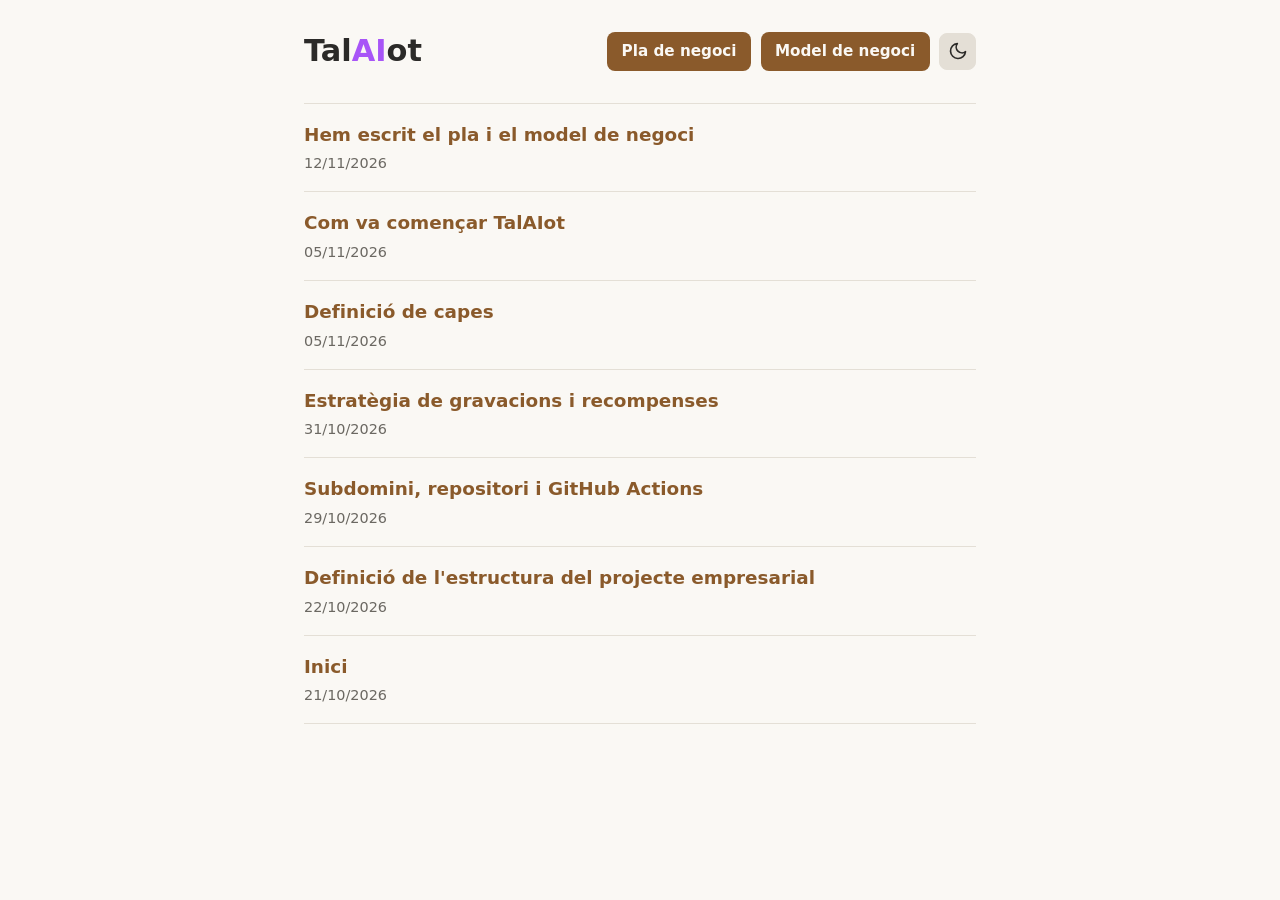
<file: index.html>
<!DOCTYPE html>
<html lang="ca">
<head>
<meta charset="UTF-8">
<meta name="viewport" content="width=device-width, initial-scale=1">
<title>TalAIot - IBEmpren</title>
<link rel="stylesheet" href="blog/style.css">
<script>
  (function () {
    const t = localStorage.getItem('theme') || (window.matchMedia('(prefers-color-scheme: dark)').matches ? 'dark' : 'light');
    document.documentElement.setAttribute('data-theme', t);
  })();
</script>
<script src="blog/theme.js" defer></script>
</head>
<body>
<main class="blog">
<div class="nav-top">
<h1>Tal<span style="color: #a855f7; font-weight: 800;">AI</span>ot</h1>
<div class="nav-accions">
<a class="boto-pla" href="pla-de-negoci/index.html">Pla de negoci</a>
<a class="boto-pla" href="model-de-negoci/index.html">Model de negoci</a>
<button id="theme-toggle" class="theme-toggle" aria-label="Canvia el tema" title="Canvia el tema (clar/fosc)">
  <svg class="icon-dark" width="18" height="18" viewBox="0 0 24 24" fill="none" stroke="currentColor" stroke-width="2" stroke-linecap="round" stroke-linejoin="round">
    <path d="M21 12.79A9 9 0 1 1 11.21 3 7 7 0 0 0 21 12.79z"></path>
  </svg>
  <svg class="icon-light" width="18" height="18" viewBox="0 0 24 24" fill="none" stroke="currentColor" stroke-width="2" stroke-linecap="round" stroke-linejoin="round">
    <circle cx="12" cy="12" r="5"></circle>
    <line x1="12" y1="1" x2="12" y2="3"></line>
    <line x1="12" y1="21" x2="12" y2="23"></line>
    <line x1="4.22" y1="4.22" x2="5.64" y2="5.64"></line>
    <line x1="18.36" y1="18.36" x2="19.78" y2="19.78"></line>
    <line x1="1" y1="12" x2="3" y2="12"></line>
    <line x1="21" y1="12" x2="23" y2="12"></line>
    <line x1="4.22" y1="19.78" x2="5.64" y2="18.36"></line>
    <line x1="18.36" y1="5.64" x2="19.78" y2="4.22"></line>
  </svg>
</button>
</div>
</div>
<ul class="llista-posts">
  <li><a href="blog/2026-11-12-pla-de-negoci/index.html">Hem escrit el pla i el model de negoci</a> <small>12/11/2026</small></li>
  <li><a href="blog/2026-11-05-origen/index.html">Com va començar TalAIot</a> <small>05/11/2026</small></li>
  <li><a href="blog/2026-11-05-definicio-capes/index.html">Definició de capes</a> <small>05/11/2026</small></li>
  <li><a href="blog/2026-10-31-estrategia-gravacions/index.html">Estratègia de gravacions i recompenses</a> <small>31/10/2026</small></li>
  <li><a href="blog/2026-10-28-subdomini-github/index.html">Subdomini, repositori i GitHub Actions</a> <small>29/10/2026</small></li>
  <li><a href="blog/2026-10-22-estructura-projecte/index.html">Definició de l&#x27;estructura del projecte empresarial</a> <small>22/10/2026</small></li>
  <li><a href="blog/2026-10-21-inici/index.html">Inici</a> <small>21/10/2026</small></li>
</ul>
</main>
</body>
</html>
</file>
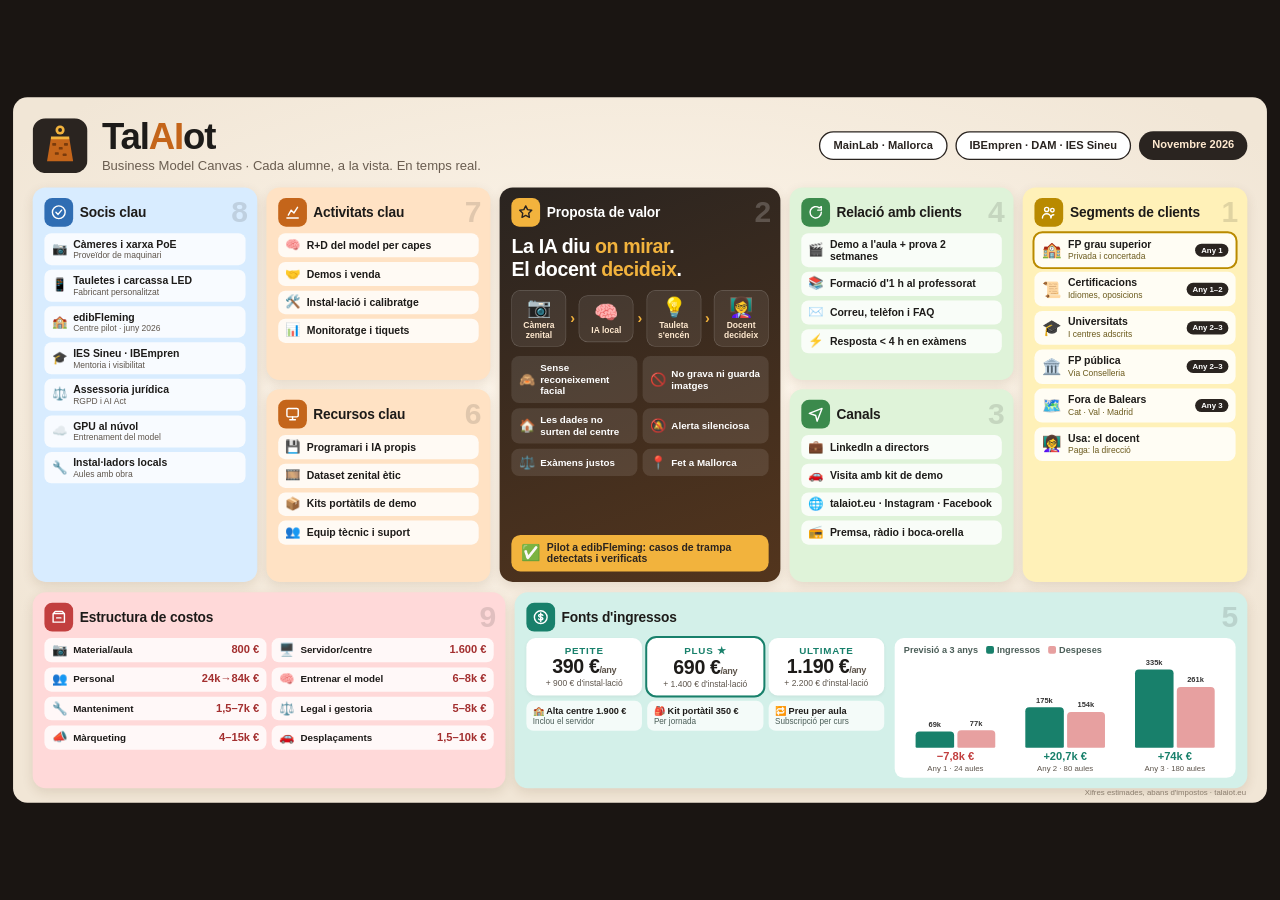
<file: model-de-negoci/index.html>
<!DOCTYPE html>
<html lang="ca">
<head>
<meta charset="utf-8">
<meta name="viewport" content="width=device-width, initial-scale=1">
<title>TalAIot · Model Canvas</title>
<style>
*{box-sizing:border-box;margin:0;padding:0}
html,body{width:100%;height:100%;overflow:hidden;background:#1a1512}
body{display:grid;place-items:center;font-family:-apple-system,'Segoe UI',Helvetica,Arial,sans-serif;color:#1d1b19}
#stage{width:1920px;height:1080px;position:absolute;left:50%;top:50%;transform-origin:center;transform:translate(-50%,-50%) scale(var(--s,1));
background:radial-gradient(1200px 600px at 50% 40%,#fff8ee,#f1e6d6);border-radius:22px;overflow:hidden;padding:26px 30px 22px;display:grid;grid-template-rows:96px 1fr 300px;gap:16px}
/* header */
.hd{display:flex;align-items:center;gap:22px}
.logo{width:84px;height:84px;flex:none}
.hd h1{font-size:56px;font-weight:900;letter-spacing:-.03em;line-height:1}
.hd h1 span{color:#c4651a}
.hd .sub{font-size:20px;color:#6a5d50;margin-top:6px}
.hd .right{margin-left:auto;display:flex;gap:12px}
.tag{background:#2a2420;color:#ffe9cf;border-radius:40px;padding:10px 20px;font-size:17px;font-weight:600;white-space:nowrap}
.tag.l{background:#fff;color:#2a2420;border:2px solid #2a2420}
/* grid */
.cv{display:grid;grid-template-columns:1fr 1fr 1.25fr 1fr 1fr;grid-template-rows:1fr 1fr;gap:14px;min-height:0}
.b{border-radius:20px;padding:16px 18px;display:flex;flex-direction:column;gap:10px;min-height:0;position:relative;box-shadow:0 6px 18px rgba(80,50,20,.12)}
.b .h{display:flex;align-items:center;gap:10px}
.b .ic{width:44px;height:44px;border-radius:12px;display:grid;place-items:center;flex:none}
.b .ic svg{width:26px;height:26px;fill:none;stroke:#fff;stroke-width:2;stroke-linecap:round;stroke-linejoin:round}
.b h2{font-size:21px;font-weight:800;letter-spacing:-.01em}
.b .n{position:absolute;right:14px;top:10px;font-size:46px;font-weight:900;opacity:.13}
.chips{display:flex;flex-direction:column;gap:7px}
.c{background:rgba(255,255,255,.82);border-radius:11px;padding:7px 11px;font-size:16px;font-weight:600;display:flex;align-items:center;gap:9px;line-height:1.2}
.c i{font-style:normal;font-size:19px;width:24px;text-align:center;flex:none}
.c small{display:block;font-weight:400;font-size:13px;color:#5d544b}
.kp{grid-column:1;grid-row:1/3;background:#d8ecff}.kp .ic{background:#2f6db3}
.ka{grid-column:2;grid-row:1;background:#ffe2c4}.ka .ic{background:#c4651a}
.kr{grid-column:2;grid-row:2;background:#ffe2c4}.kr .ic{background:#c4651a}
.vp{grid-column:3;grid-row:1/3;background:linear-gradient(160deg,#2a2420,#53351d);color:#fff}
.vp .ic{background:#f2b33d}.vp .ic svg{stroke:#2a2420}
.cr{grid-column:4;grid-row:1;background:#dff3d9}.cr .ic{background:#3b8a4c}
.ch{grid-column:4;grid-row:2;background:#dff3d9}.ch .ic{background:#3b8a4c}
.cs{grid-column:5;grid-row:1/3;background:#fff1b8}.cs .ic{background:#b98a00}
/* value prop */
.vp .big{font-size:30px;font-weight:900;line-height:1.12;letter-spacing:-.02em;margin-top:4px}
.vp .big em{font-style:normal;color:#f2b33d}
.flow{display:flex;align-items:center;justify-content:space-between;gap:6px;margin:6px 0 4px}
.st{flex:1;text-align:center;background:rgba(255,255,255,.08);border:1px solid rgba(255,255,255,.18);border-radius:14px;padding:10px 4px}
.st .e{font-size:30px;line-height:1}
.st b{display:block;font-size:13px;margin-top:5px;color:#ffe9cf}
.ar{color:#f2b33d;font-size:22px;font-weight:900}
.vchips{display:grid;grid-template-columns:1fr 1fr;gap:8px}
.vchips div{background:rgba(255,255,255,.1);border-radius:12px;padding:9px 11px;font-size:15px;font-weight:600;display:flex;gap:8px;align-items:center;line-height:1.2}
.vchips div i{font-style:normal;font-size:20px}
.pilot{margin-top:auto;background:#f2b33d;color:#2a2420;border-radius:14px;padding:10px 14px;font-size:16px;font-weight:700;display:flex;align-items:center;gap:10px}
.pilot i{font-style:normal;font-size:24px}
/* segments */
.seg{background:rgba(255,255,255,.85);border-radius:12px;padding:8px 11px;display:flex;align-items:center;gap:10px}
.seg i{font-style:normal;font-size:24px}
.seg b{font-size:16px;display:block;line-height:1.15}
.seg small{font-size:13px;color:#6b5a1c}
.seg .y{margin-left:auto;background:#2a2420;color:#fff;border-radius:20px;font-size:12px;font-weight:700;padding:3px 9px;white-space:nowrap}
.seg.main{outline:3px solid #b98a00}
/* bottom */
.bt{display:grid;grid-template-columns:1fr 1.55fr;gap:14px;min-height:0}
.co{background:#ffd9d9}.co .ic{background:#c23f3f}
.rs{background:#d3f0e9}.rs .ic{background:#18806b}
.cost{display:grid;grid-template-columns:1fr 1fr;gap:8px}
.cost .c{font-size:15px}
.cost .c b{margin-left:auto;color:#a32f2f;font-size:17px;white-space:nowrap}
.rsg{display:grid;grid-template-columns:1.05fr 1fr;gap:16px;min-height:0;flex:1}
.prices{display:grid;grid-template-columns:repeat(3,1fr);gap:8px}
.pr{background:#fff;border-radius:14px;padding:10px;text-align:center;box-shadow:0 2px 6px rgba(0,0,0,.06)}
.pr.rec{outline:3px solid #18806b}
.pr h3{font-size:15px;color:#18806b;text-transform:uppercase;letter-spacing:.08em}
.pr .p{font-size:30px;font-weight:900;letter-spacing:-.02em;line-height:1.1}
.pr .p small{font-size:14px;font-weight:600;color:#5d544b}
.pr .i{font-size:13px;color:#5d544b;margin-top:2px}
.extra{display:flex;gap:8px;margin-top:8px}
.extra div{flex:1;background:rgba(255,255,255,.75);border-radius:11px;padding:7px 10px;font-size:14px;font-weight:600;line-height:1.2}
.extra div small{display:block;font-weight:400;color:#4b5e58;font-size:12.5px}
/* chart */
.chart{background:#fff;border-radius:14px;padding:10px 14px 8px;display:flex;flex-direction:column}
.chart .t{font-size:14px;font-weight:700;color:#4b5e58;display:flex;gap:12px;align-items:center}
.chart .t span{display:inline-flex;align-items:center;gap:5px;font-weight:600}
.chart .t span i{width:12px;height:12px;border-radius:3px;display:inline-block}
.bars{flex:1;display:flex;align-items:flex-end;gap:22px;padding:6px 6px 0;min-height:0}
.yr{flex:1;display:flex;flex-direction:column;align-items:center;height:100%;justify-content:flex-end}
.pair{display:flex;align-items:flex-end;gap:5px;height:100%;width:100%;justify-content:center}
.bar{width:40%;border-radius:6px 6px 2px 2px;position:relative}
.bar.in{background:#18806b}.bar.out{background:#e7a0a0}
.res{font-size:17px;font-weight:900;margin-top:4px}
.res.pos{color:#18806b}.res.neg{color:#c23f3f}
.yl{font-size:12px;color:#5d544b}
.bar .v{position:absolute;top:-17px;left:50%;transform:translateX(-50%);font-size:11.5px;font-weight:700;white-space:nowrap;color:#333}
.foot{position:absolute;bottom:8px;right:32px;font-size:12px;color:#8a7c6d}
</style>
</head>
<body>
<div id="stage">

  <div class="hd">
    <svg class="logo" viewBox="0 0 84 84">
      <rect width="84" height="84" rx="20" fill="#2a2420"/>
      <path d="M22 66 L28 30 H56 L62 66 Z" fill="#c4651a"/>
      <path d="M28 30 h28" stroke="#f2b33d" stroke-width="4"/>
      <g fill="#7a3b0c"><rect x="30" y="38" width="6" height="4" rx="1"/><rect x="40" y="44" width="6" height="4" rx="1"/><rect x="48" y="38" width="6" height="4" rx="1"/><rect x="34" y="52" width="6" height="4" rx="1"/><rect x="46" y="54" width="6" height="4" rx="1"/></g>
      <circle cx="42" cy="18" r="7" fill="#f2b33d"/><circle cx="42" cy="18" r="3" fill="#2a2420"/>
    </svg>
    <div>
      <h1>Tal<span>AI</span>ot</h1>
      <div class="sub">Business Model Canvas · Cada alumne, a la vista. En temps real.</div>
    </div>
    <div class="right">
      <div class="tag l">MainLab · Mallorca</div>
      <div class="tag l">IBEmpren · DAM · IES Sineu</div>
      <div class="tag">Novembre 2026</div>
    </div>
  </div>

  <div class="cv">
    <!-- 8 Socis -->
    <section class="b kp"><span class="n">8</span>
      <div class="h"><div class="ic"><svg viewBox="0 0 24 24"><path d="M8 12l3 3 5-6"/><path d="M3 12a9 9 0 1 0 18 0 9 9 0 1 0-18 0"/></svg></div><h2>Socis clau</h2></div>
      <div class="chips">
        <div class="c"><i>📷</i><div>Càmeres i xarxa PoE<small>Proveïdor de maquinari</small></div></div>
        <div class="c"><i>📱</i><div>Tauletes i carcassa LED<small>Fabricant personalitzat</small></div></div>
        <div class="c"><i>🏫</i><div>edibFleming<small>Centre pilot · juny 2026</small></div></div>
        <div class="c"><i>🎓</i><div>IES Sineu · IBEmpren<small>Mentoria i visibilitat</small></div></div>
        <div class="c"><i>⚖️</i><div>Assessoria jurídica<small>RGPD i AI Act</small></div></div>
        <div class="c"><i>☁️</i><div>GPU al núvol<small>Entrenament del model</small></div></div>
        <div class="c"><i>🔧</i><div>Instal·ladors locals<small>Aules amb obra</small></div></div>
      </div>
    </section>

    <!-- 7 Activitats -->
    <section class="b ka"><span class="n">7</span>
      <div class="h"><div class="ic"><svg viewBox="0 0 24 24"><path d="M4 20h16M6 16l4-7 4 4 5-8"/></svg></div><h2>Activitats clau</h2></div>
      <div class="chips">
        <div class="c"><i>🧠</i>R+D del model per capes</div>
        <div class="c"><i>🤝</i>Demos i venda</div>
        <div class="c"><i>🛠️</i>Instal·lació i calibratge</div>
        <div class="c"><i>📊</i>Monitoratge i tiquets</div>
      </div>
    </section>

    <!-- 6 Recursos -->
    <section class="b kr"><span class="n">6</span>
      <div class="h"><div class="ic"><svg viewBox="0 0 24 24"><rect x="4" y="4" width="16" height="12" rx="2"/><path d="M8 20h8M12 16v4"/></svg></div><h2>Recursos clau</h2></div>
      <div class="chips">
        <div class="c"><i>💾</i>Programari i IA propis</div>
        <div class="c"><i>🎞️</i>Dataset zenital ètic</div>
        <div class="c"><i>📦</i>Kits portàtils de demo</div>
        <div class="c"><i>👥</i>Equip tècnic i suport</div>
      </div>
    </section>

    <!-- 2 Proposta de valor -->
    <section class="b vp"><span class="n" style="opacity:.2">2</span>
      <div class="h"><div class="ic"><svg viewBox="0 0 24 24"><path d="M12 3l2.6 5.3 5.9.9-4.3 4.1 1 5.8L12 16.4 6.8 19.1l1-5.8L3.5 9.2l5.9-.9z"/></svg></div><h2>Proposta de valor</h2></div>
      <div class="big">La IA diu <em>on mirar</em>.<br>El docent <em>decideix</em>.</div>
      <div class="flow">
        <div class="st"><div class="e">📷</div><b>Càmera zenital</b></div><div class="ar">›</div>
        <div class="st"><div class="e">🧠</div><b>IA local</b></div><div class="ar">›</div>
        <div class="st"><div class="e">💡</div><b>Tauleta s'encén</b></div><div class="ar">›</div>
        <div class="st"><div class="e">👩‍🏫</div><b>Docent decideix</b></div>
      </div>
      <div class="vchips">
        <div><i>🙈</i>Sense reconeixement facial</div>
        <div><i>🚫</i>No grava ni guarda imatges</div>
        <div><i>🏠</i>Les dades no surten del centre</div>
        <div><i>🔕</i>Alerta silenciosa</div>
        <div><i>⚖️</i>Exàmens justos</div>
        <div><i>📍</i>Fet a Mallorca</div>
      </div>
      <div class="pilot"><i>✅</i>Pilot a edibFleming: casos de trampa detectats i verificats</div>
    </section>

    <!-- 4 Relació -->
    <section class="b cr"><span class="n">4</span>
      <div class="h"><div class="ic"><svg viewBox="0 0 24 24"><path d="M20 12a8 8 0 1 1-3-6.2L20 4v5h-5"/></svg></div><h2>Relació amb clients</h2></div>
      <div class="chips">
        <div class="c"><i>🎬</i>Demo a l'aula + prova 2 setmanes</div>
        <div class="c"><i>📚</i>Formació d'1 h al professorat</div>
        <div class="c"><i>✉️</i>Correu, telèfon i FAQ</div>
        <div class="c"><i>⚡</i>Resposta &lt; 4 h en exàmens</div>
      </div>
    </section>

    <!-- 3 Canals -->
    <section class="b ch"><span class="n">3</span>
      <div class="h"><div class="ic"><svg viewBox="0 0 24 24"><path d="M3 11l18-7-7 18-2-8z"/></svg></div><h2>Canals</h2></div>
      <div class="chips">
        <div class="c"><i>💼</i>LinkedIn a directors</div>
        <div class="c"><i>🚗</i>Visita amb kit de demo</div>
        <div class="c"><i>🌐</i>talaiot.eu · Instagram · Facebook</div>
        <div class="c"><i>📻</i>Premsa, ràdio i boca-orella</div>
      </div>
    </section>

    <!-- 1 Segments -->
    <section class="b cs"><span class="n">1</span>
      <div class="h"><div class="ic"><svg viewBox="0 0 24 24"><circle cx="9" cy="8" r="3"/><circle cx="17" cy="9" r="2.5"/><path d="M3 20c0-3.3 2.7-6 6-6s6 2.7 6 6M15 20c0-2.5 1.5-4.5 4-4.5"/></svg></div><h2>Segments de clients</h2></div>
      <div class="chips">
        <div class="seg main"><i>🏫</i><div><b>FP grau superior</b><small>Privada i concertada</small></div><span class="y">Any 1</span></div>
        <div class="seg"><i>📜</i><div><b>Certificacions</b><small>Idiomes, oposicions</small></div><span class="y">Any 1–2</span></div>
        <div class="seg"><i>🎓</i><div><b>Universitats</b><small>I centres adscrits</small></div><span class="y">Any 2–3</span></div>
        <div class="seg"><i>🏛️</i><div><b>FP pública</b><small>Via Conselleria</small></div><span class="y">Any 2–3</span></div>
        <div class="seg"><i>🗺️</i><div><b>Fora de Balears</b><small>Cat · Val · Madrid</small></div><span class="y">Any 3</span></div>
        <div class="seg"><i>👩‍🏫</i><div><b>Usa: el docent</b><small>Paga: la direcció</small></div></div>
      </div>
    </section>
  </div>

  <div class="bt">
    <!-- 9 Costos -->
    <section class="b co"><span class="n">9</span>
      <div class="h"><div class="ic"><svg viewBox="0 0 24 24"><path d="M4 7h16v12H4zM4 7l3-3h10l3 3M9 13h6"/></svg></div><h2>Estructura de costos</h2></div>
      <div class="cost">
        <div class="c"><i>📷</i>Material/aula<b>800 €</b></div>
        <div class="c"><i>🖥️</i>Servidor/centre<b>1.600 €</b></div>
        <div class="c"><i>👥</i>Personal<b>24k→84k €</b></div>
        <div class="c"><i>🧠</i>Entrenar el model<b>6–8k €</b></div>
        <div class="c"><i>🔧</i>Manteniment<b>1,5–7k €</b></div>
        <div class="c"><i>⚖️</i>Legal i gestoria<b>5–8k €</b></div>
        <div class="c"><i>📣</i>Màrqueting<b>4–15k €</b></div>
        <div class="c"><i>🚗</i>Desplaçaments<b>1,5–10k €</b></div>
      </div>
    </section>

    <!-- 5 Ingressos -->
    <section class="b rs"><span class="n">5</span>
      <div class="h"><div class="ic"><svg viewBox="0 0 24 24"><circle cx="12" cy="12" r="9"/><path d="M15 9.5c-.5-1-1.6-1.5-3-1.5-1.7 0-3 .9-3 2s1.3 1.7 3 2 3 .9 3 2-1.3 2-3 2c-1.4 0-2.5-.5-3-1.5M12 6v12"/></svg></div><h2>Fonts d'ingressos</h2></div>
      <div class="rsg">
        <div>
          <div class="prices">
            <div class="pr"><h3>Petite</h3><div class="p">390 €<small>/any</small></div><div class="i">+ 900 € d'instal·lació</div></div>
            <div class="pr rec"><h3>Plus ★</h3><div class="p">690 €<small>/any</small></div><div class="i">+ 1.400 € d'instal·lació</div></div>
            <div class="pr"><h3>Ultimate</h3><div class="p">1.190 €<small>/any</small></div><div class="i">+ 2.200 € d'instal·lació</div></div>
          </div>
          <div class="extra">
            <div>🏫 Alta centre 1.900&nbsp;€<small>Inclou el servidor</small></div>
            <div>🎒 Kit portàtil 350 €<small>Per jornada</small></div>
            <div>🔁 Preu per aula<small>Subscripció per curs</small></div>
          </div>
        </div>
        <div class="chart">
          <div class="t">Previsió a 3 anys <span><i style="background:#18806b"></i>Ingressos</span><span><i style="background:#e7a0a0"></i>Despeses</span></div>
          <div class="bars">
            <div class="yr"><div class="pair"><div class="bar in" style="height:18.1%"><span class="v">69k</span></div><div class="bar out" style="height:20.2%"><span class="v">77k</span></div></div><div class="res neg">−7,8k €</div><div class="yl">Any 1 · 24 aules</div></div>
            <div class="yr"><div class="pair"><div class="bar in" style="height:45.9%"><span class="v">175k</span></div><div class="bar out" style="height:40.5%"><span class="v">154k</span></div></div><div class="res pos">+20,7k €</div><div class="yl">Any 2 · 80 aules</div></div>
            <div class="yr"><div class="pair"><div class="bar in" style="height:88%"><span class="v">335k</span></div><div class="bar out" style="height:68.5%"><span class="v">261k</span></div></div><div class="res pos">+74k €</div><div class="yl">Any 3 · 180 aules</div></div>
          </div>
        </div>
      </div>
    </section>
  </div>

  <div class="foot">Xifres estimades, abans d'impostos · talaiot.eu</div>
</div>
<script>
function fit(){var s=Math.min(innerWidth/1960,innerHeight/1120);document.getElementById('stage').style.setProperty('--s',s)}
addEventListener('resize',fit);fit();
</script>
</body>
</html>
</file>
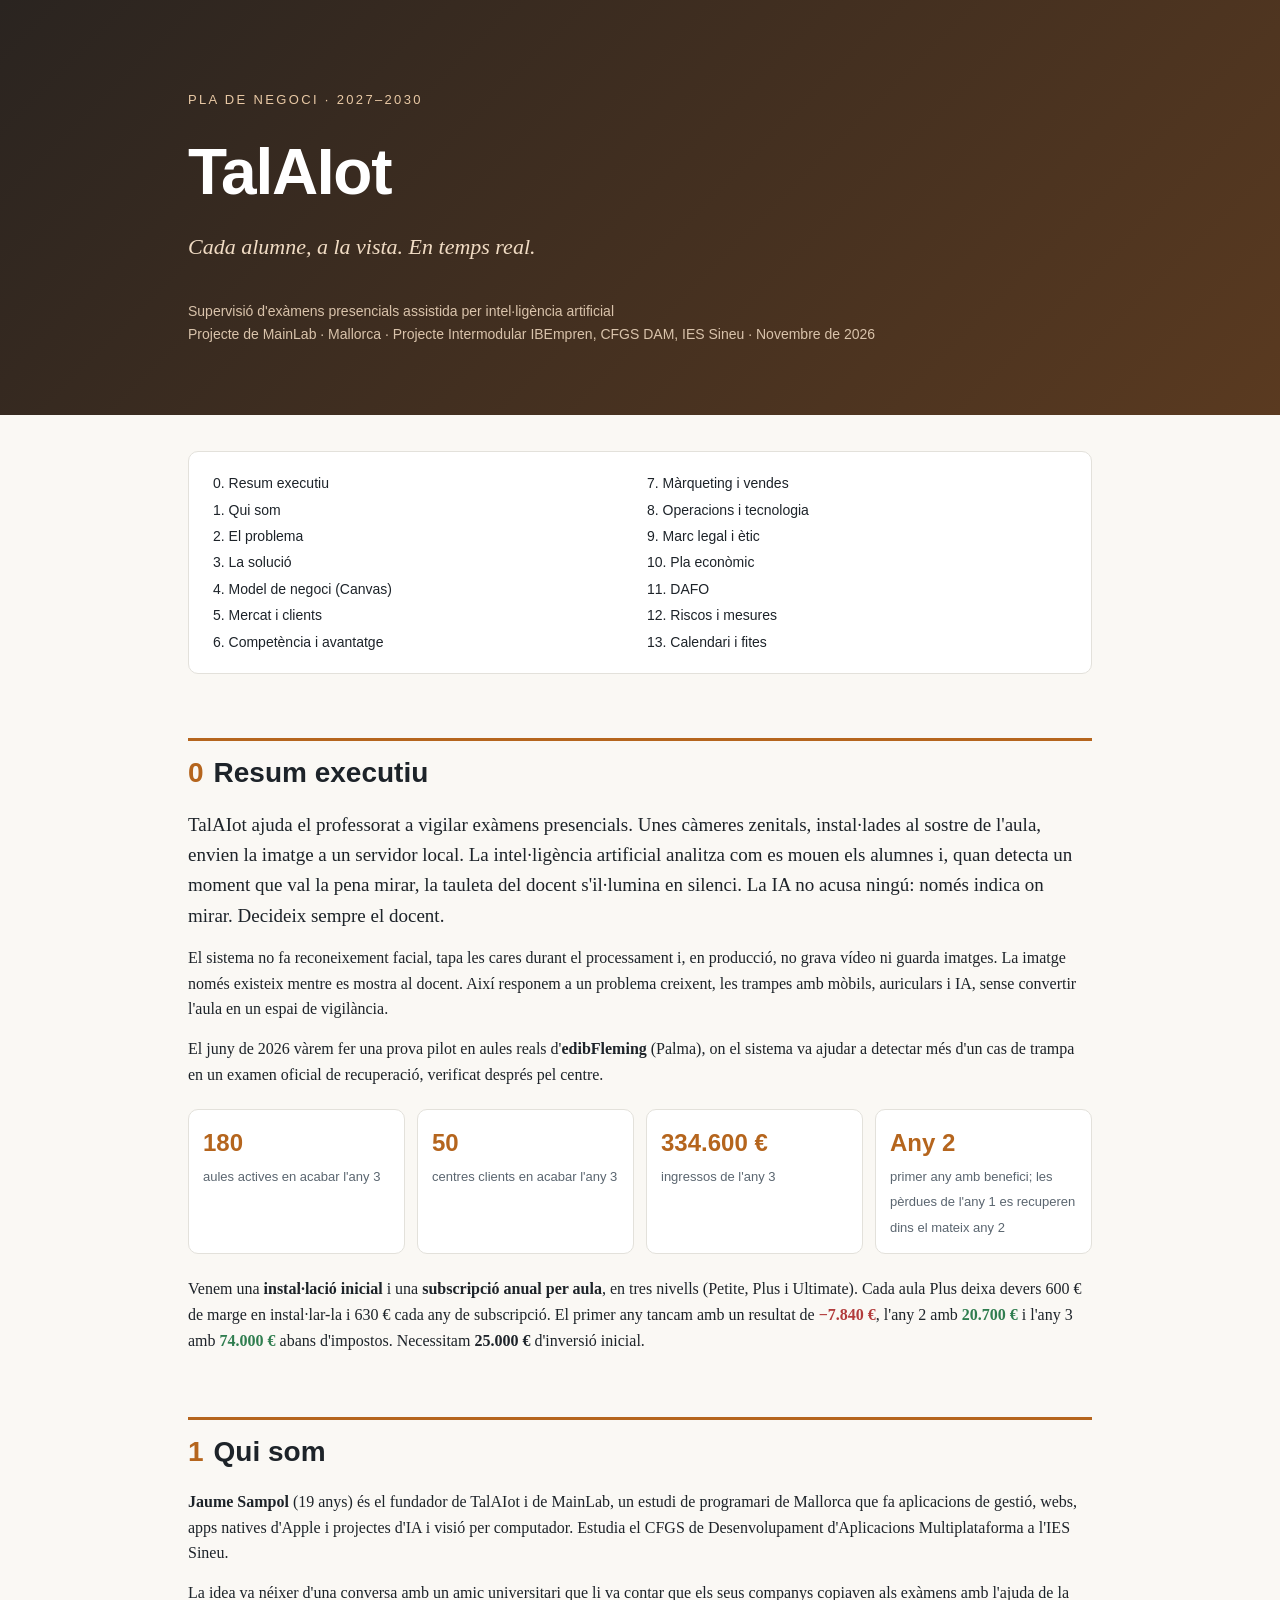
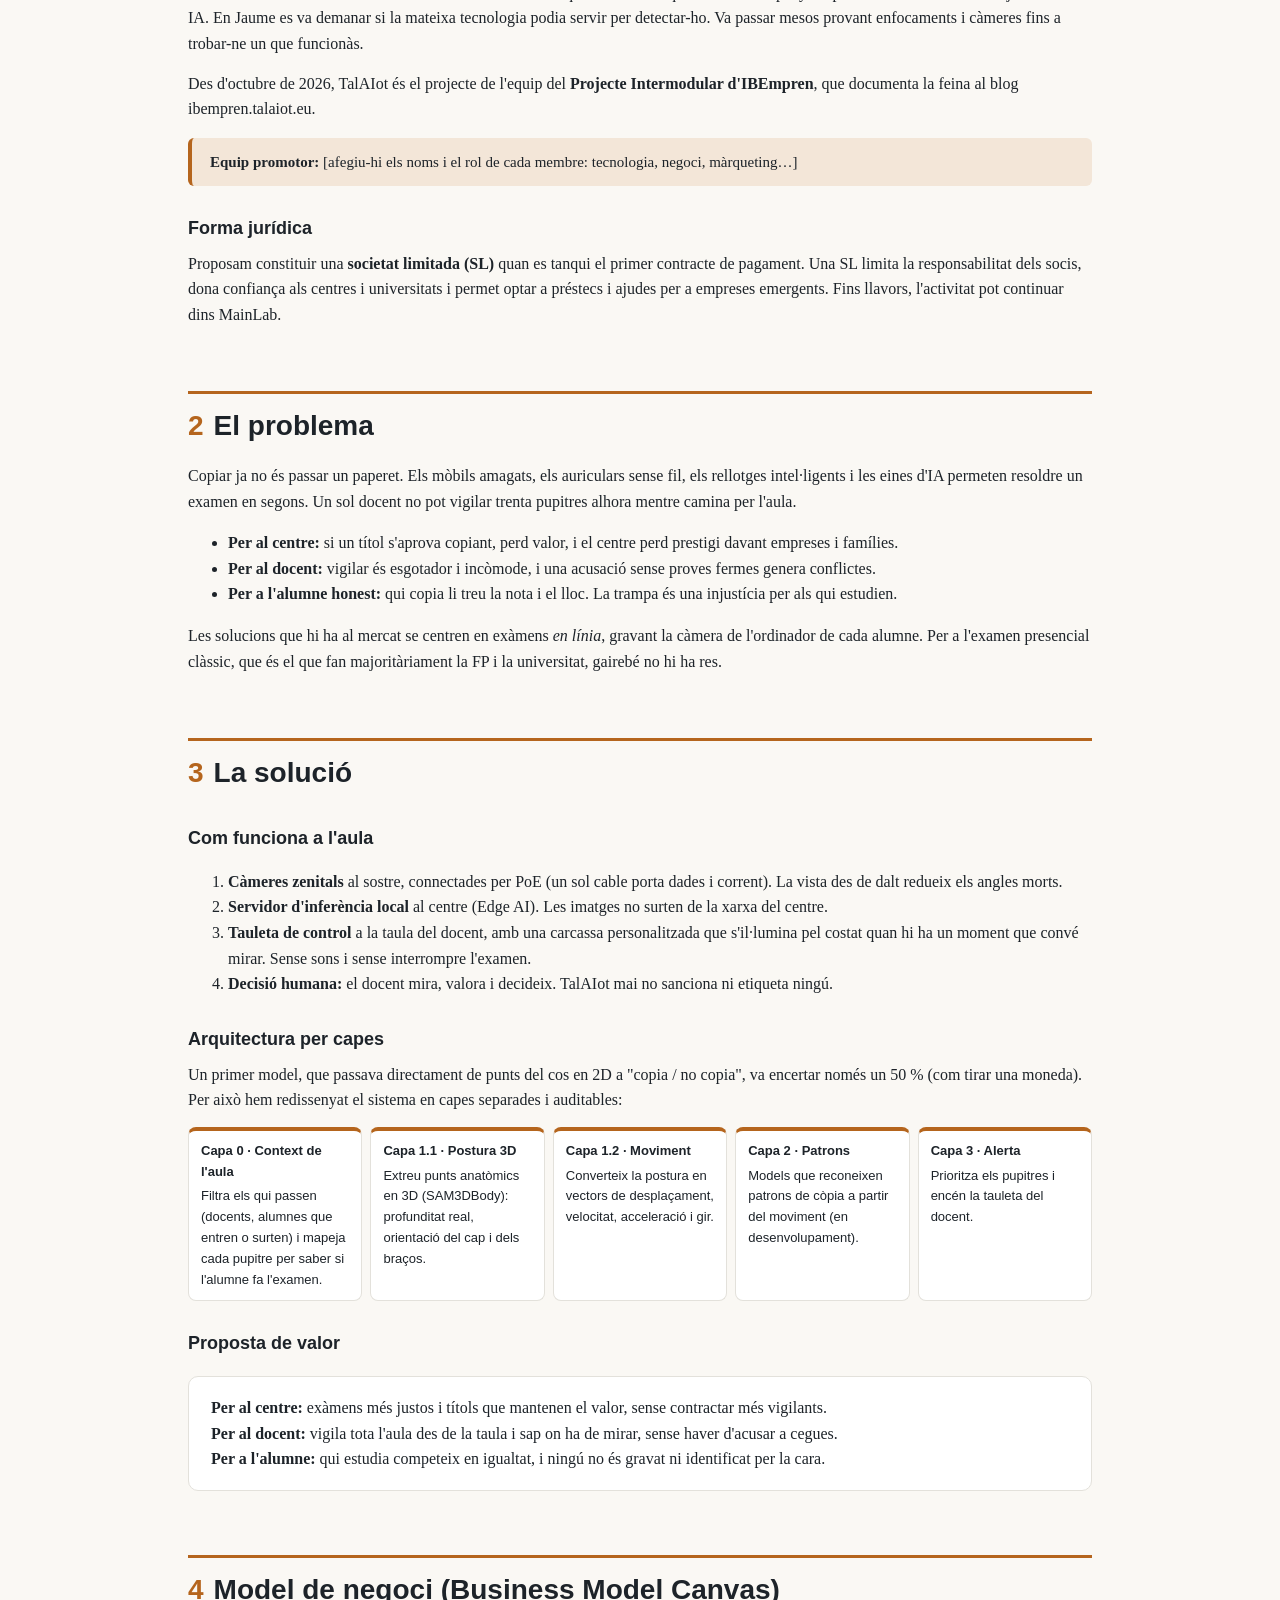
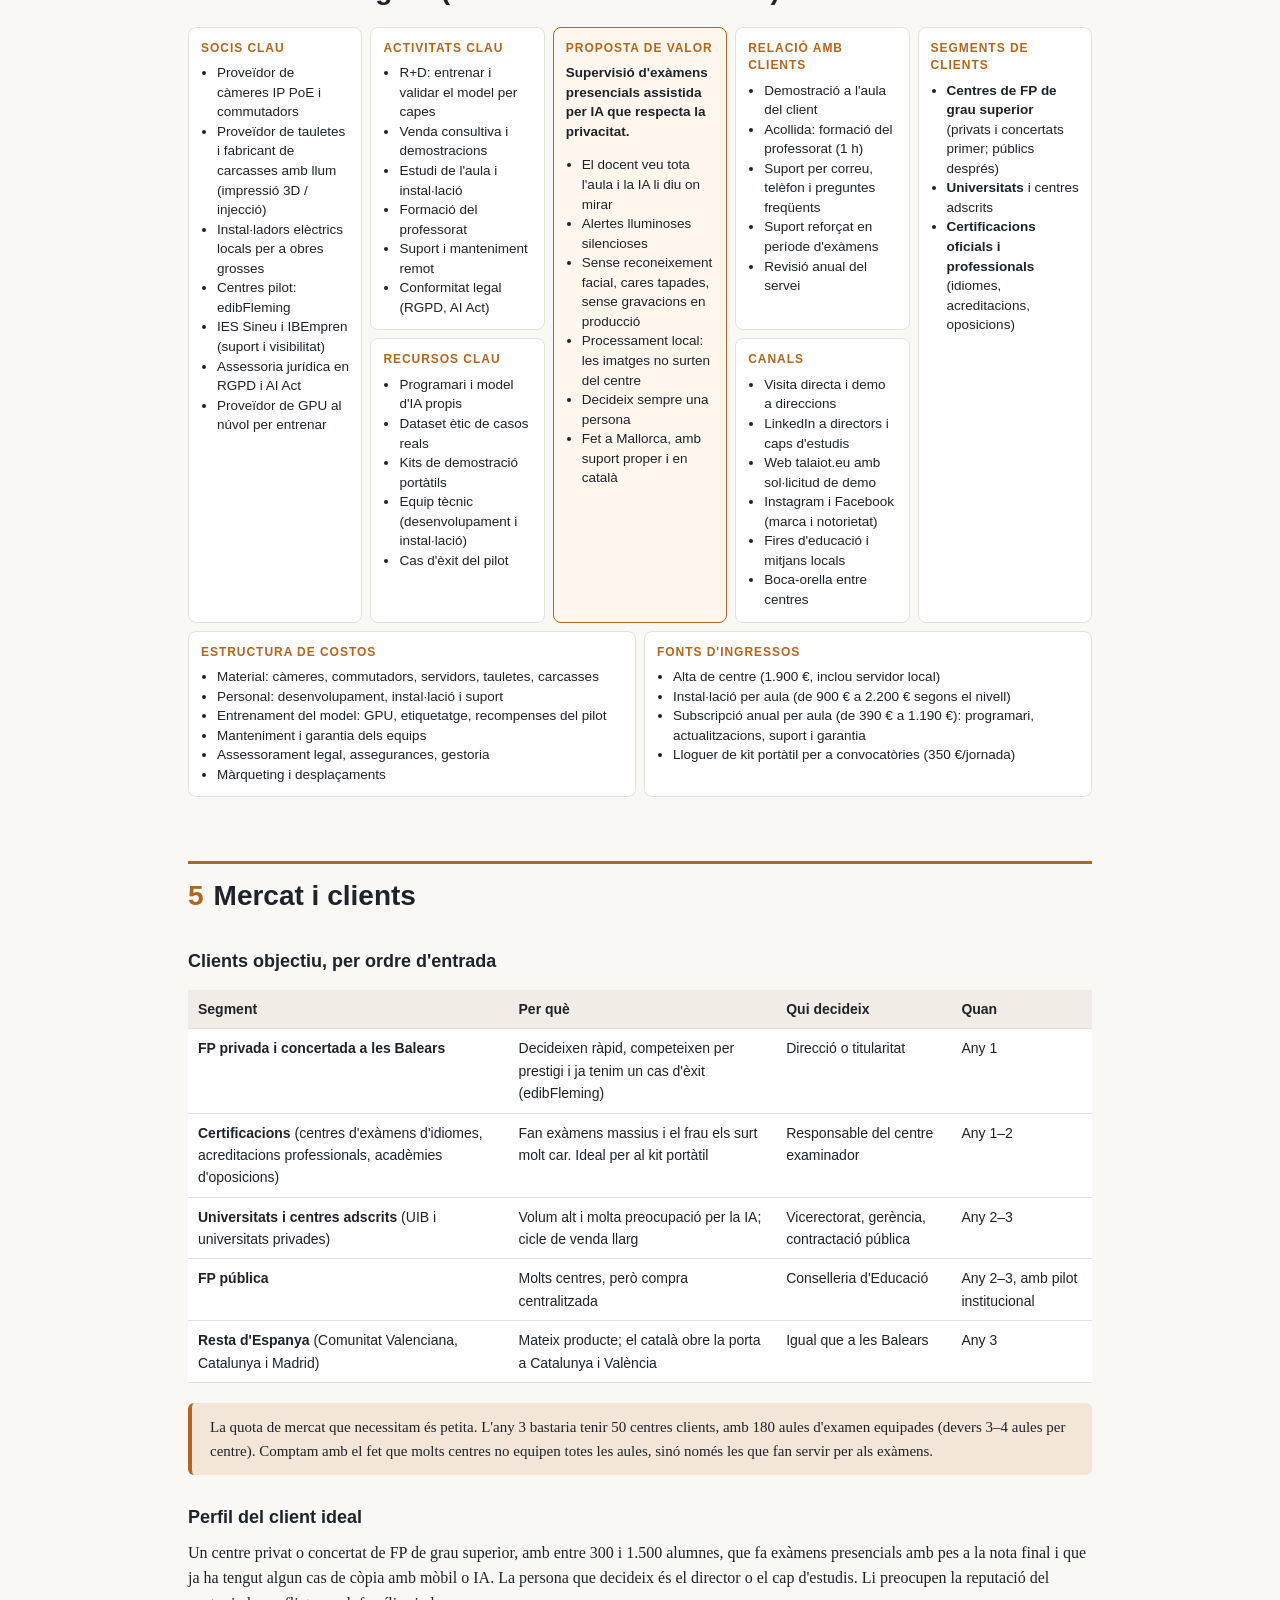
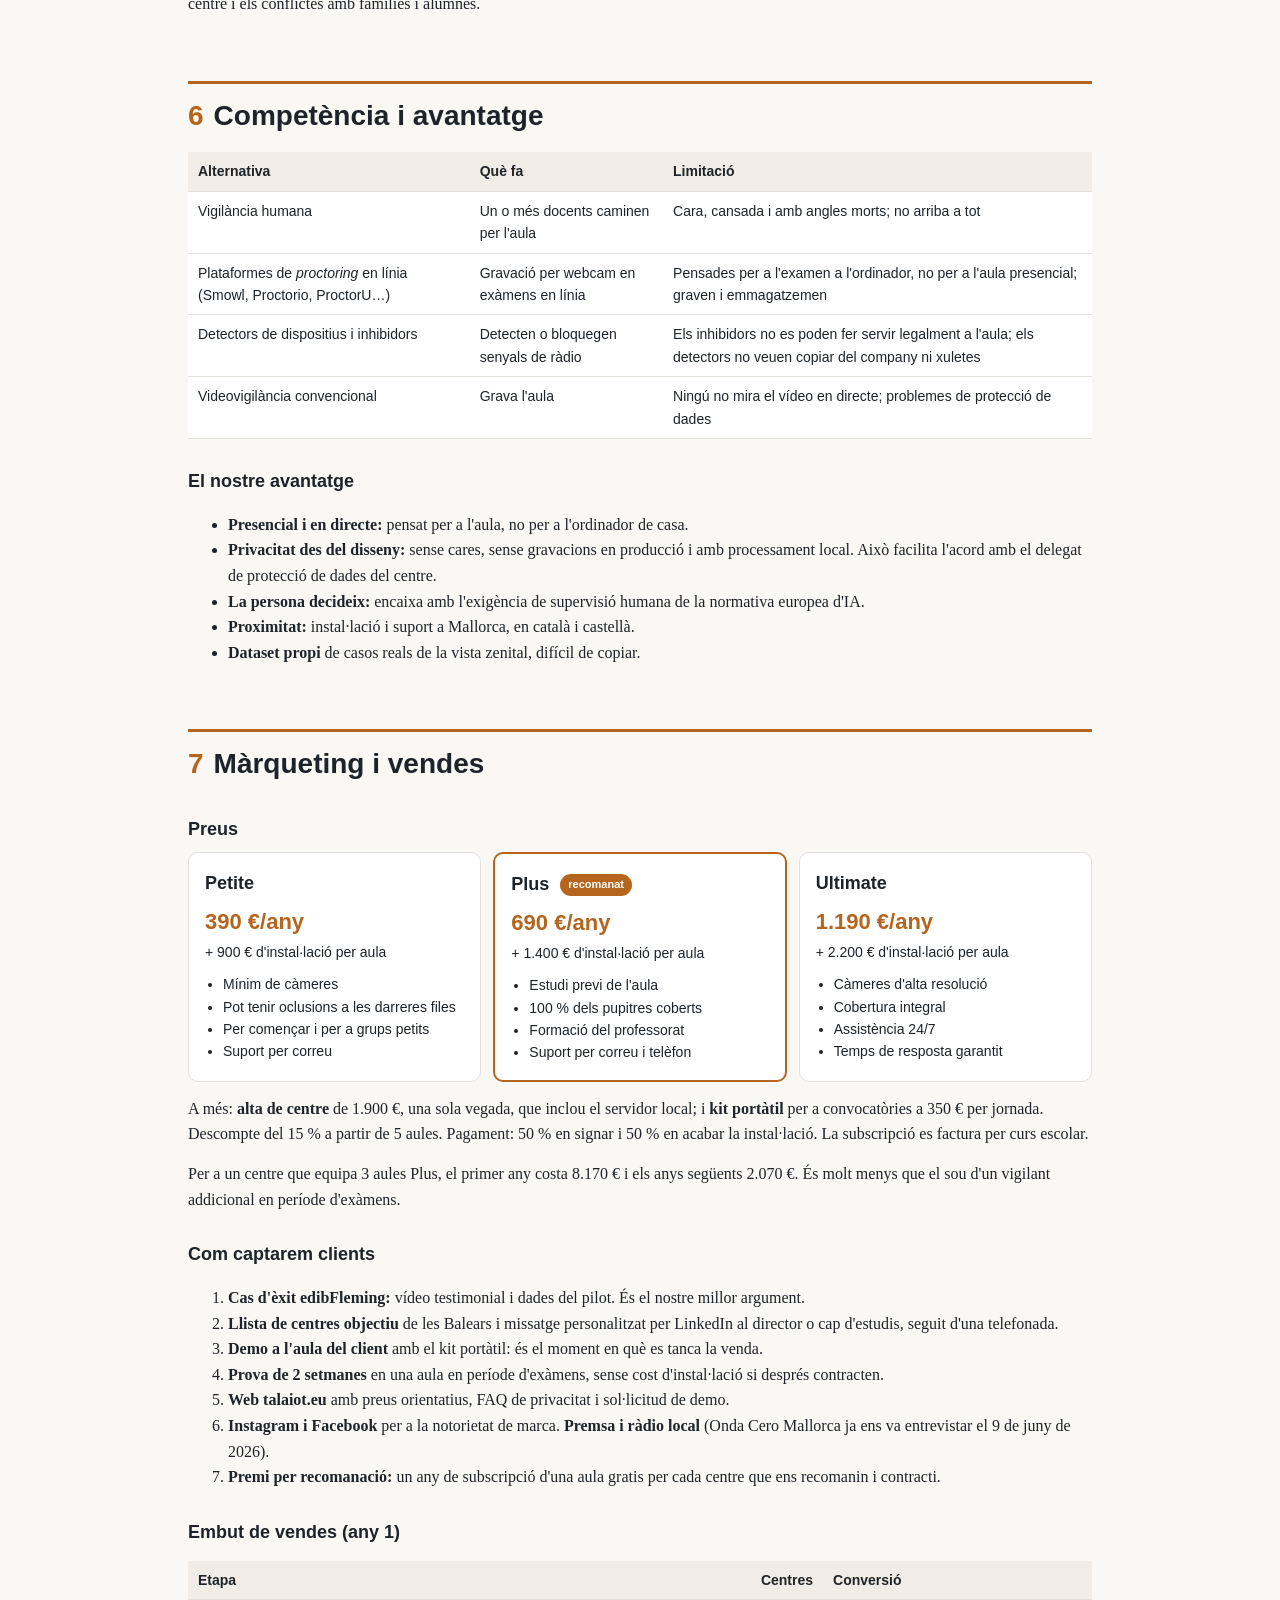
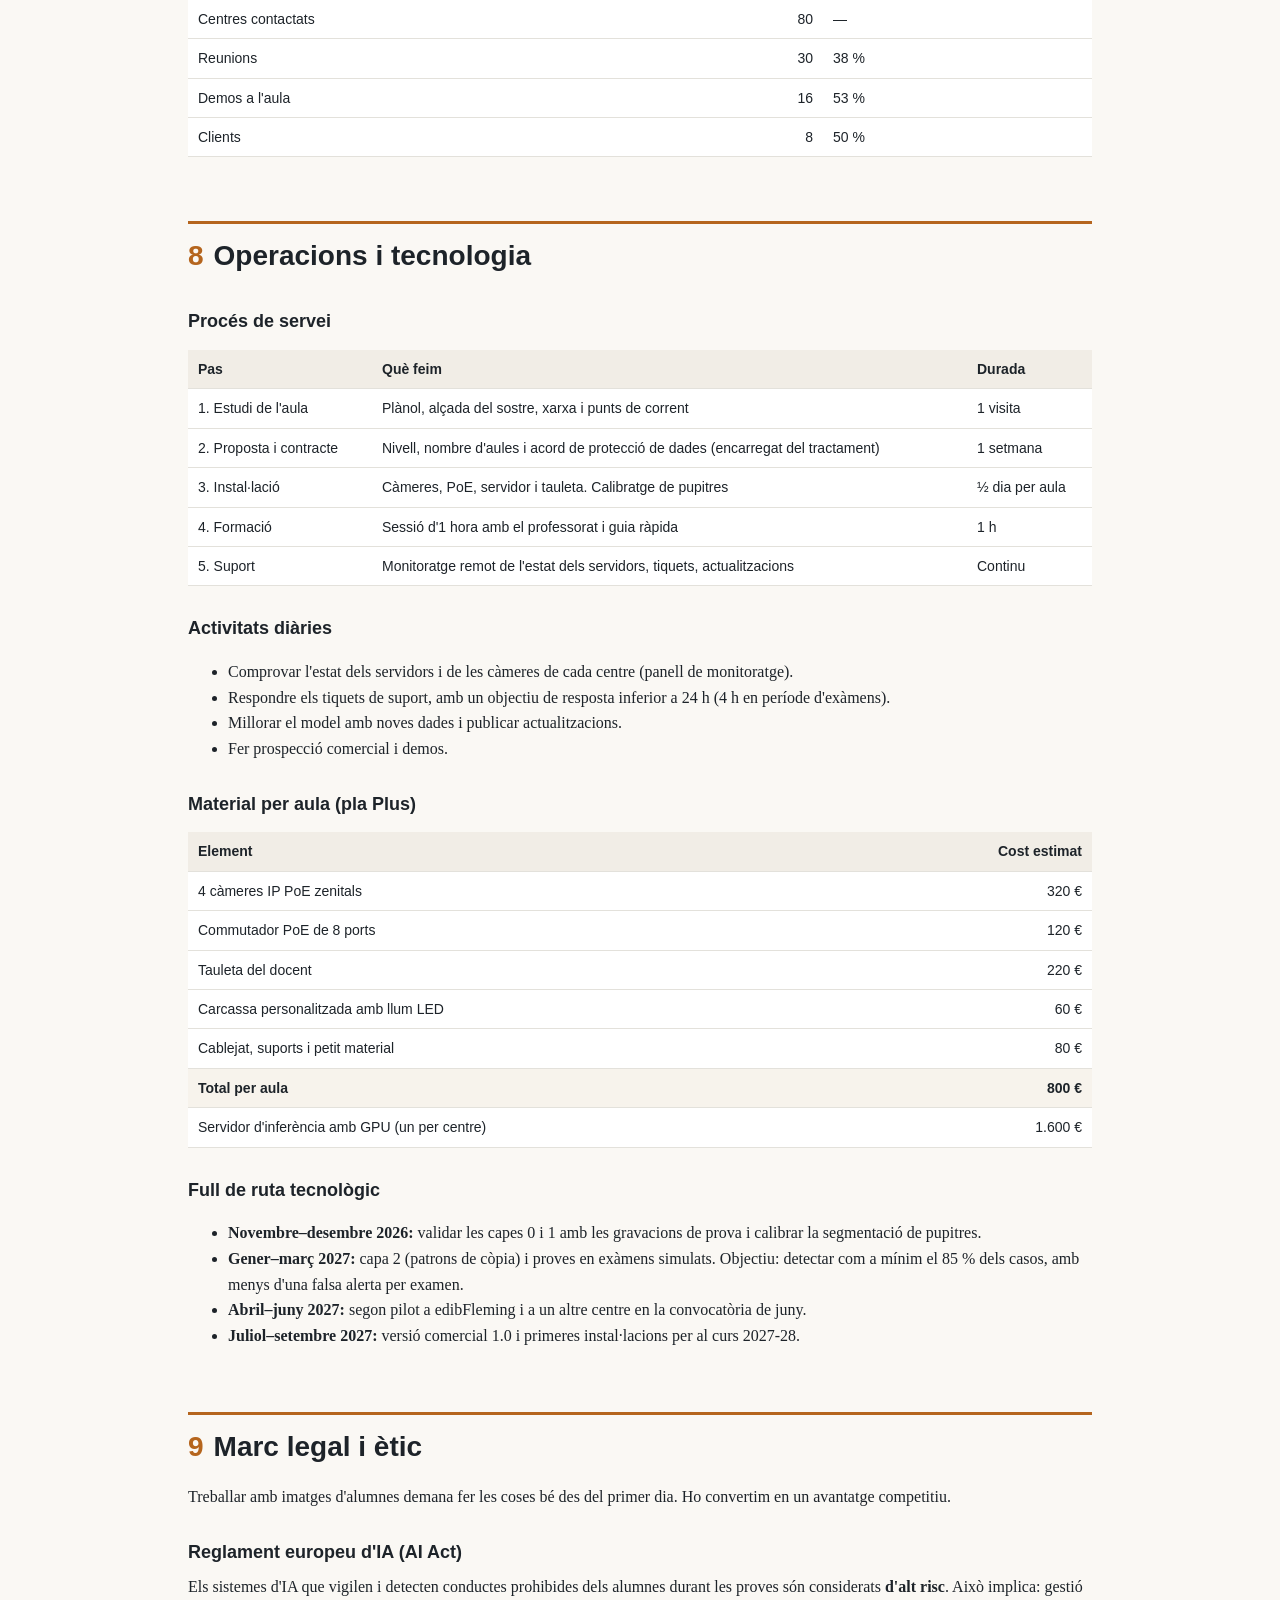
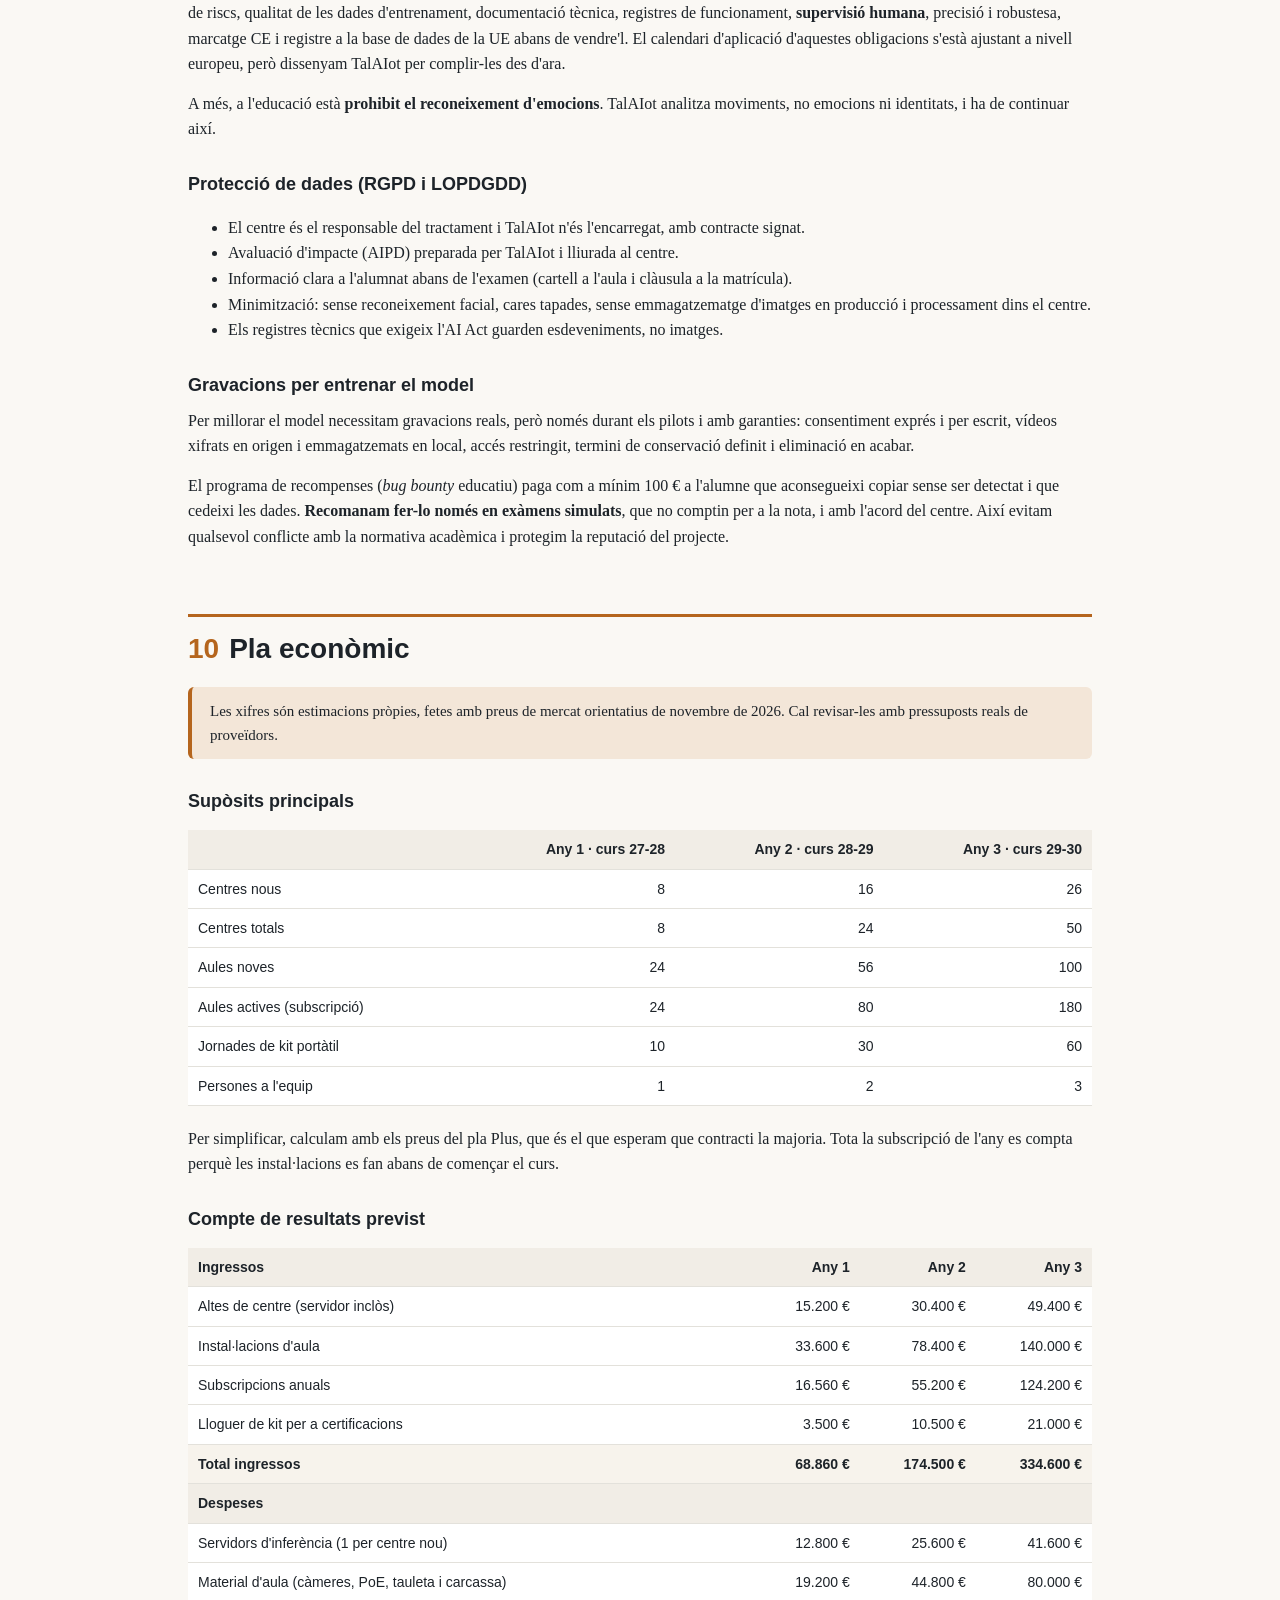
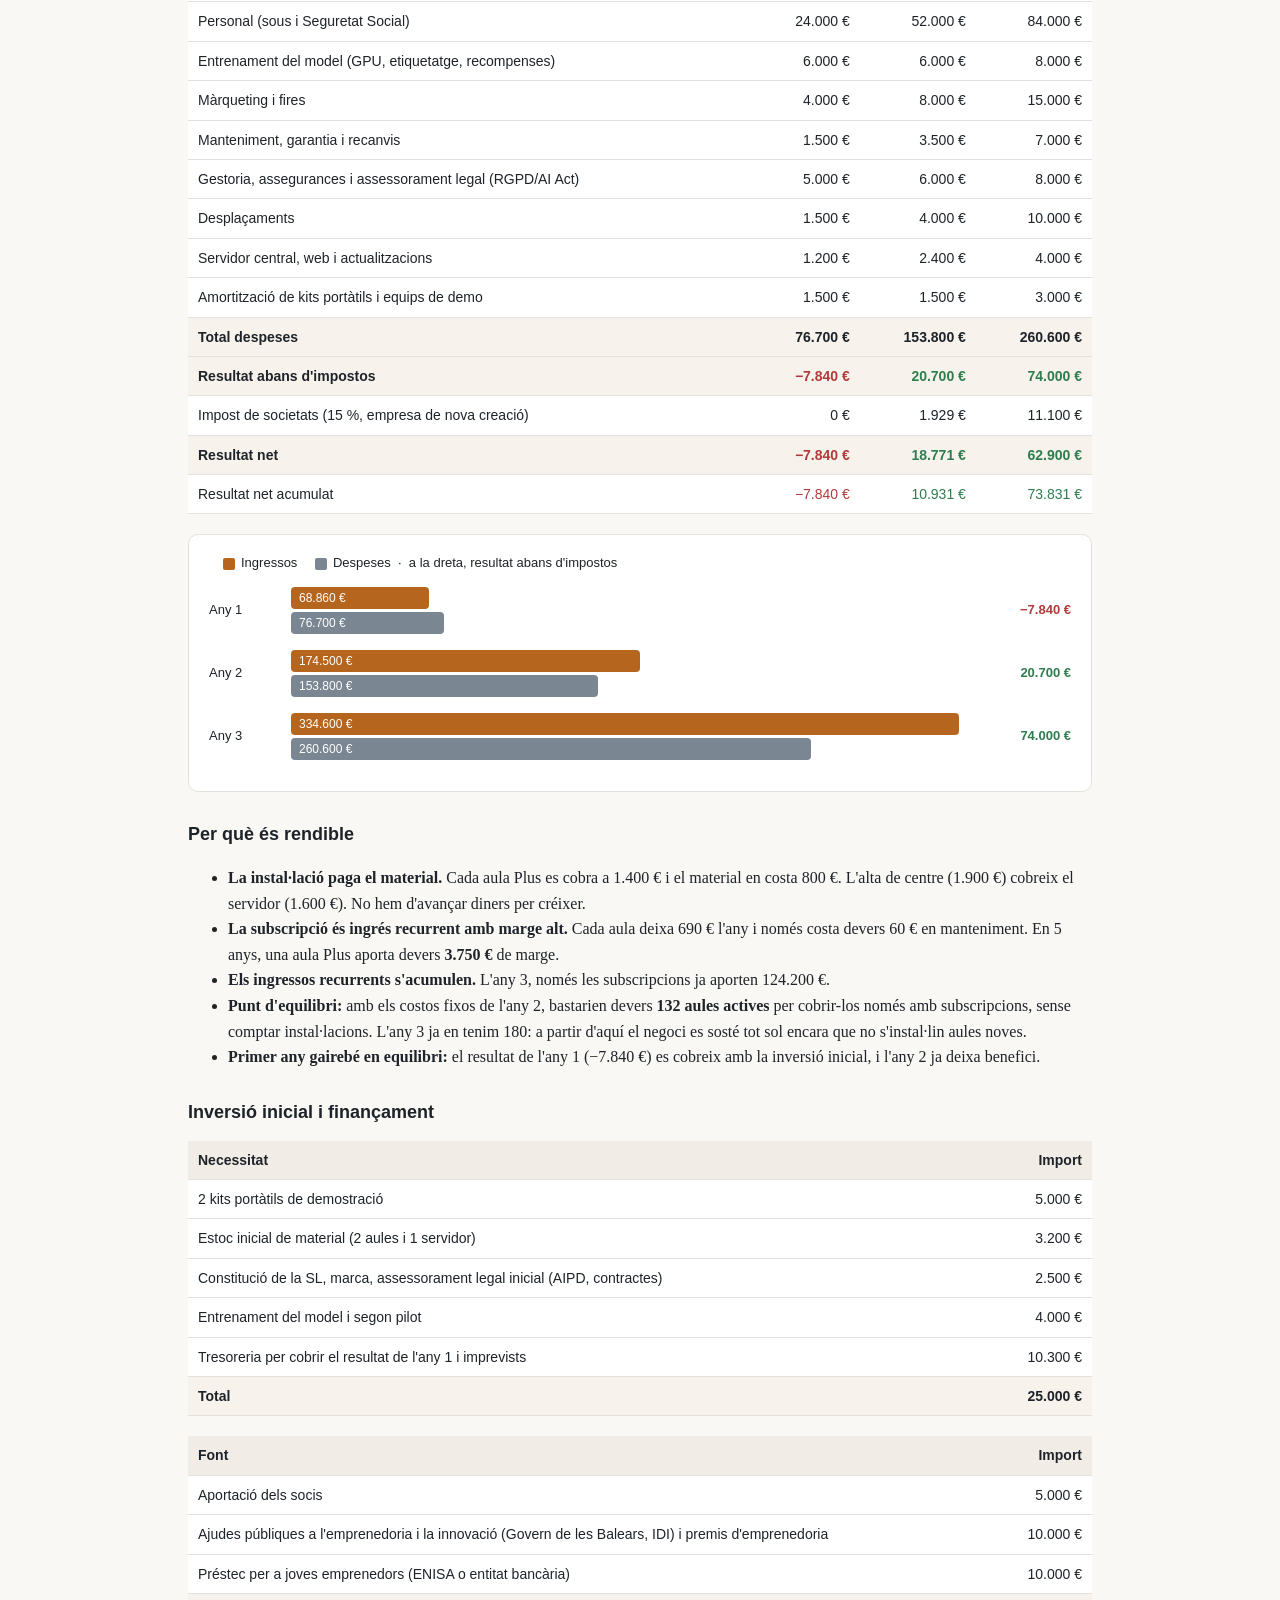
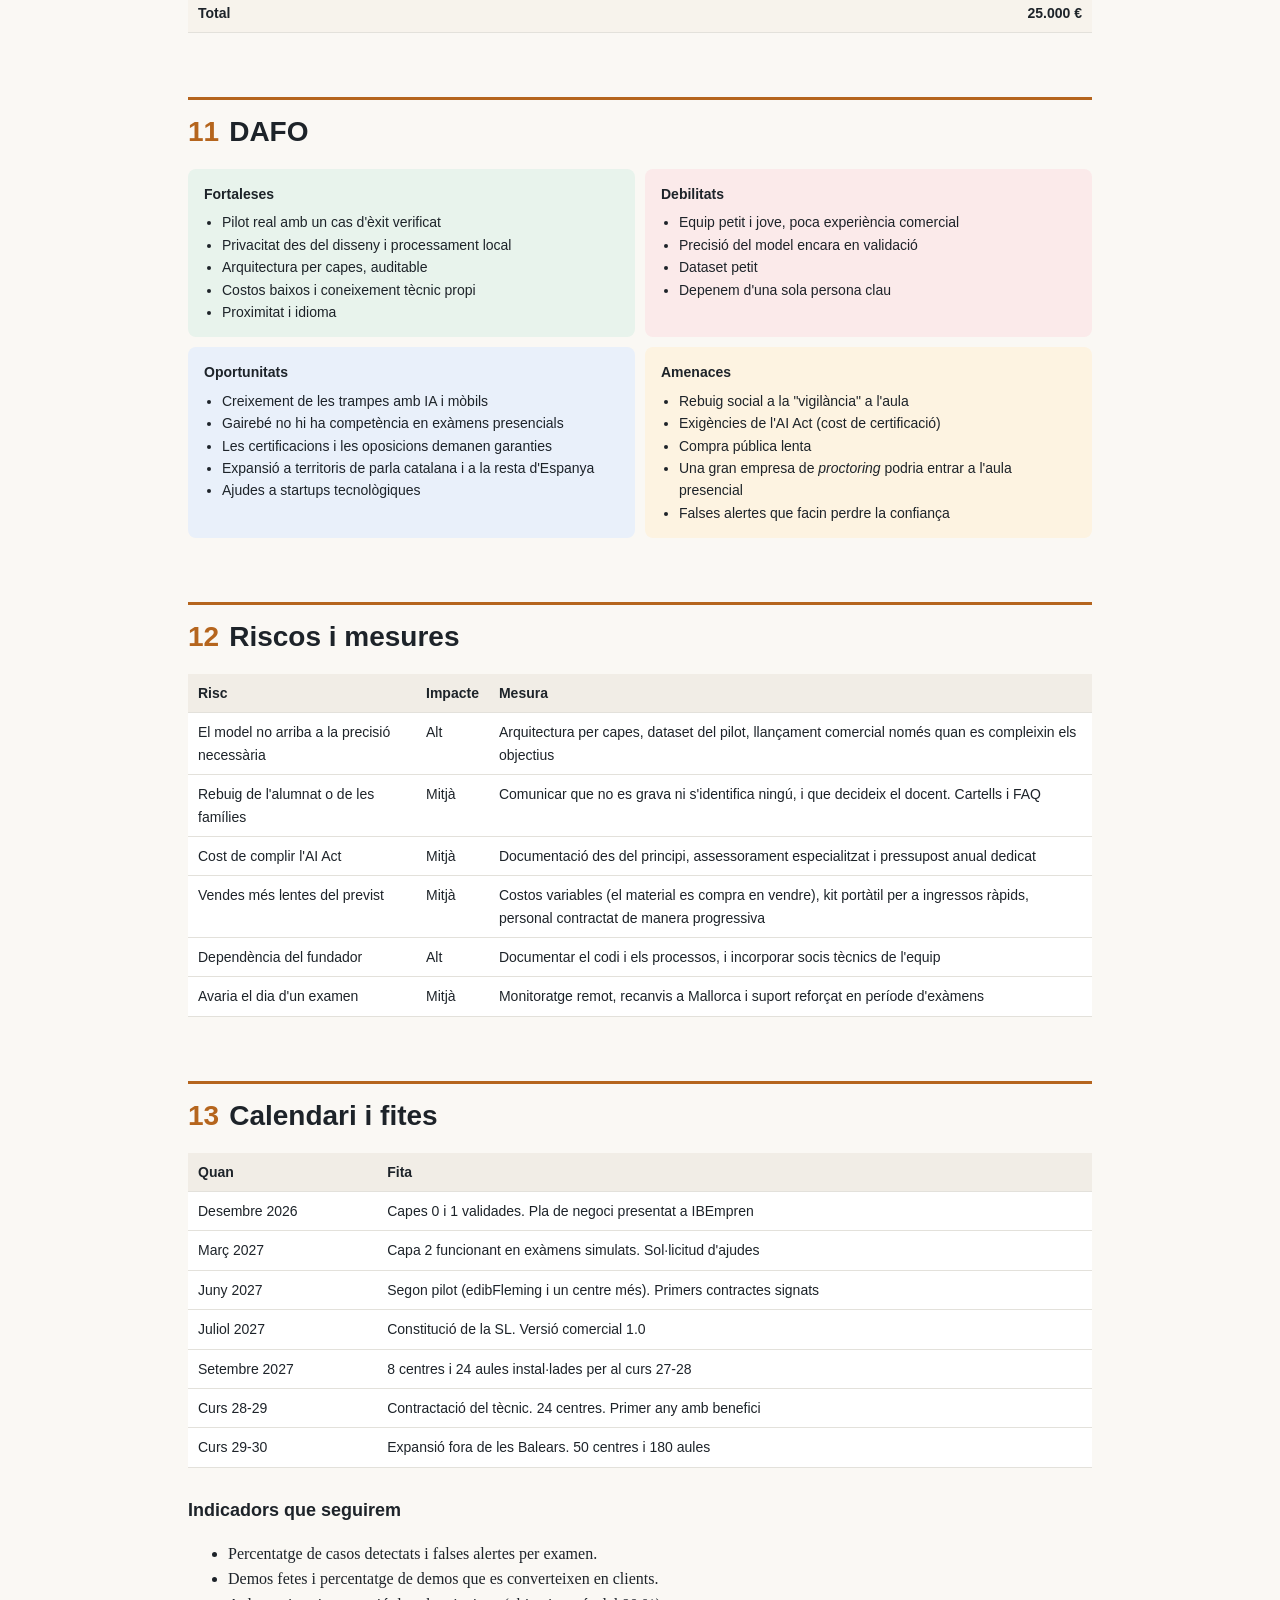
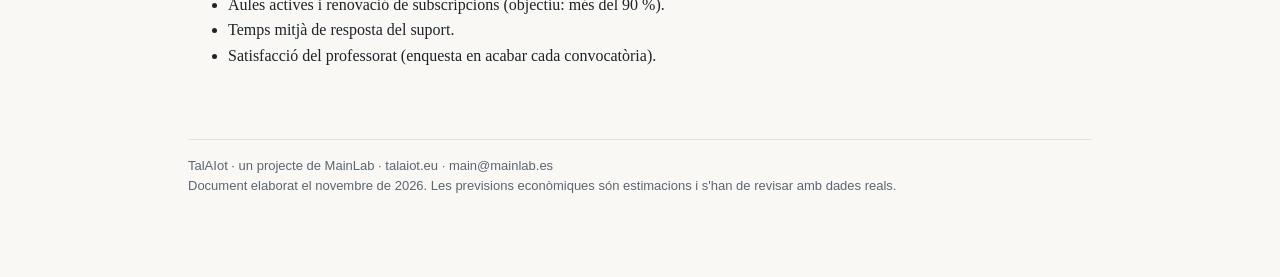
<file: pla-de-negoci/index.html>
<!DOCTYPE html>
<html lang="ca">
<head>
<meta charset="utf-8">
<meta name="viewport" content="width=device-width, initial-scale=1">
<title>TalAIot · Pla de negoci 2027–2030</title>
<style>
:root { --ink:#1d2329; --soft:#5b6670; --line:#e3e1db; --bg:#faf8f4; --stone:#b5651d; --stone2:#f3e6d8; --ok:#2f7d4f; --ko:#b23b3b; }
* { box-sizing:border-box; }
body { margin:0; background:var(--bg); color:var(--ink); font:16px/1.6 Georgia, 'Times New Roman', serif; }
.wrap { max-width:960px; margin:0 auto; padding:0 28px 80px; }
h1,h2,h3,.sans { font-family: -apple-system, 'Segoe UI', Helvetica, Arial, sans-serif; }
header.cover { background:linear-gradient(135deg,#2a2420,#5a3a20); color:#fff; padding:90px 28px 70px; }
header.cover .wrap { padding-bottom:0; }
.kicker { letter-spacing:.18em; text-transform:uppercase; font-size:13px; color:#e9c9a5; font-family:sans-serif; }
header h1 { font-size:64px; margin:10px 0 6px; letter-spacing:-.02em; }
header .tag { font-size:22px; font-style:italic; color:#f1dcc4; }
header .meta { margin-top:36px; font-size:14px; color:#d9c3ab; font-family:sans-serif; }
nav.toc { background:#fff; border:1px solid var(--line); border-radius:10px; padding:18px 24px; margin:36px 0; font-family:sans-serif; font-size:14px; columns:2; }
nav.toc a { color:var(--ink); text-decoration:none; display:block; padding:2px 0; }
nav.toc a:hover { color:var(--stone); }
h2 { font-size:28px; margin:64px 0 14px; padding-top:10px; border-top:3px solid var(--stone); }
h2 .num { color:var(--stone); margin-right:10px; }
h3 { font-size:18px; margin:28px 0 8px; }
p { margin:0 0 14px; }
.lead { font-size:19px; }
.box { background:#fff; border:1px solid var(--line); border-radius:10px; padding:18px 22px; margin:18px 0; }
.note { background:var(--stone2); border-left:4px solid var(--stone); padding:12px 18px; border-radius:6px; font-size:15px; margin:16px 0; }
.kpis { display:grid; grid-template-columns:repeat(4,1fr); gap:12px; margin:22px 0; font-family:sans-serif; }
.kpi { background:#fff; border:1px solid var(--line); border-radius:10px; padding:14px; }
.kpi b { display:block; font-size:24px; color:var(--stone); }
.kpi span { font-size:13px; color:var(--soft); }
table { width:100%; border-collapse:collapse; margin:14px 0 20px; font-family:sans-serif; font-size:14px; background:#fff; }
th, td { border-bottom:1px solid var(--line); padding:8px 10px; text-align:left; vertical-align:top; }
th { background:#f1ede6; font-weight:600; }
td.n, th.n { text-align:right; white-space:nowrap; }
tr.tot td { font-weight:700; background:#f7f3ec; }
.pos { color:var(--ok); } .neg { color:var(--ko); }
.canvas { display:grid; grid-template-columns:repeat(10,1fr); grid-auto-rows:minmax(0,auto); gap:8px; font-family:sans-serif; font-size:13.5px; line-height:1.45; }
.cell { background:#fff; border:1px solid var(--line); border-radius:8px; padding:12px; }
.cell h4 { margin:0 0 6px; font-size:12px; text-transform:uppercase; letter-spacing:.08em; color:var(--stone); }
.cell ul { margin:0; padding-left:16px; }
.kp { grid-column:1/3; grid-row:1/3; } .ka { grid-column:3/5; grid-row:1; } .kr { grid-column:3/5; grid-row:2; }
.vp { grid-column:5/7; grid-row:1/3; background:#fff7ee; border-color:var(--stone); }
.cr { grid-column:7/9; grid-row:1; } .ch { grid-column:7/9; grid-row:2; } .cs { grid-column:9/11; grid-row:1/3; }
.co { grid-column:1/6; grid-row:3; } .rs { grid-column:6/11; grid-row:3; }
.swot { display:grid; grid-template-columns:1fr 1fr; gap:10px; font-family:sans-serif; font-size:14px; }
.swot div { border-radius:8px; padding:14px 16px; }
.swot h4 { margin:0 0 6px; }
.s { background:#e8f3ec; } .w { background:#fbeaea; } .o { background:#e9f0fa; } .t { background:#fdf3e1; }
.swot ul { margin:0; padding-left:18px; }
.layers { display:flex; gap:8px; flex-wrap:wrap; font-family:sans-serif; font-size:13px; }
.layer { flex:1 1 160px; background:#fff; border:1px solid var(--line); border-top:4px solid var(--stone); border-radius:8px; padding:10px 12px; }
.layer b { display:block; margin-bottom:4px; }
.chart { background:#fff; border:1px solid var(--line); border-radius:10px; padding:18px 20px; font-family:sans-serif; font-size:13px; }
.crow { display:grid; grid-template-columns:70px 1fr 100px; gap:12px; align-items:center; margin:10px 0; }
.cbars .bar { height:22px; border-radius:4px; margin:3px 0; position:relative; min-width:2px; }
.bar span { position:absolute; left:8px; top:2px; color:#fff; font-size:12px; white-space:nowrap; }
.bi { background:var(--stone); } .bc { background:#7a8691; }
.cres { text-align:right; font-weight:700; }
.legend span { display:inline-block; width:12px; height:12px; border-radius:2px; margin:0 6px 0 14px; vertical-align:middle; }
.tiers { display:grid; grid-template-columns:repeat(3,1fr); gap:12px; font-family:sans-serif; }
.tier { background:#fff; border:1px solid var(--line); border-radius:10px; padding:16px; font-size:14px; }
.tier.rec { border:2px solid var(--stone); }
.tier h4 { margin:0; font-size:18px; }
.tier .pr { font-size:22px; color:var(--stone); font-weight:700; margin:6px 0 2px; }
.tier ul { padding-left:18px; margin:10px 0 0; }
.badge { display:inline-block; background:var(--stone); color:#fff; font-size:11px; padding:2px 8px; border-radius:20px; vertical-align:middle; margin-left:6px; }
footer { margin-top:70px; font-size:13px; color:var(--soft); font-family:sans-serif; border-top:1px solid var(--line); padding-top:16px; }
@media (max-width:760px) { .kpis,.tiers{grid-template-columns:1fr 1fr;} .canvas{display:block;} .canvas .cell{margin-bottom:8px;} nav.toc{columns:1;} header h1{font-size:44px;} .swot{grid-template-columns:1fr;} }
@media print { body{background:#fff;} h2{break-before:page;} .box,.cell,table,.tier{break-inside:avoid;} header.cover{-webkit-print-color-adjust:exact; print-color-adjust:exact;} }
</style>
</head>
<body>

<header class="cover"><div class="wrap">
  <div class="kicker">Pla de negoci · 2027–2030</div>
  <h1>TalAIot</h1>
  <div class="tag">Cada alumne, a la vista. En temps real.</div>
  <div class="meta">Supervisió d'exàmens presencials assistida per intel·ligència artificial<br>
  Projecte de MainLab · Mallorca · Projecte Intermodular IBEmpren, CFGS DAM, IES Sineu · Novembre de 2026</div>
</div></header>

<div class="wrap">

<nav class="toc">
<a href="#resum">0. Resum executiu</a>
<a href="#qui">1. Qui som</a>
<a href="#problema">2. El problema</a>
<a href="#solucio">3. La solució</a>
<a href="#canvas">4. Model de negoci (Canvas)</a>
<a href="#mercat">5. Mercat i clients</a>
<a href="#competencia">6. Competència i avantatge</a>
<a href="#comercial">7. Màrqueting i vendes</a>
<a href="#operacions">8. Operacions i tecnologia</a>
<a href="#legal">9. Marc legal i ètic</a>
<a href="#economic">10. Pla econòmic</a>
<a href="#dafo">11. DAFO</a>
<a href="#riscos">12. Riscos i mesures</a>
<a href="#calendari">13. Calendari i fites</a>
</nav>

<h2 id="resum"><span class="num">0</span>Resum executiu</h2>
<p class="lead">TalAIot ajuda el professorat a vigilar exàmens presencials. Unes càmeres zenitals, instal·lades al sostre de l'aula, envien la imatge a un servidor local. La intel·ligència artificial analitza com es mouen els alumnes i, quan detecta un moment que val la pena mirar, la tauleta del docent s'il·lumina en silenci. La IA no acusa ningú: només indica on mirar. Decideix sempre el docent.</p>
<p>El sistema no fa reconeixement facial, tapa les cares durant el processament i, en producció, no grava vídeo ni guarda imatges. La imatge només existeix mentre es mostra al docent. Així responem a un problema creixent, les trampes amb mòbils, auriculars i IA, sense convertir l'aula en un espai de vigilància.</p>
<p>El juny de 2026 vàrem fer una prova pilot en aules reals d'<b>edibFleming</b> (Palma), on el sistema va ajudar a detectar més d'un cas de trampa en un examen oficial de recuperació, verificat després pel centre.</p>
<div class="kpis">
  <div class="kpi"><b>180</b><span>aules actives en acabar l'any 3</span></div>
  <div class="kpi"><b>50</b><span>centres clients en acabar l'any 3</span></div>
  <div class="kpi"><b>334.600 €</b><span>ingressos de l'any 3</span></div>
  <div class="kpi"><b class="pos">Any 2</b><span>primer any amb benefici; les pèrdues de l'any 1 es recuperen dins el mateix any 2</span></div>
</div>
<p>Venem una <b>instal·lació inicial</b> i una <b>subscripció anual per aula</b>, en tres nivells (Petite, Plus i Ultimate). Cada aula Plus deixa devers 600 € de marge en instal·lar-la i 630 € cada any de subscripció. El primer any tancam amb un resultat de <b class="neg">−7.840 €</b>, l'any 2 amb <b class="pos">20.700 €</b> i l'any 3 amb <b class="pos">74.000 €</b> abans d'impostos. Necessitam <b>25.000 €</b> d'inversió inicial.</p>

<h2 id="qui"><span class="num">1</span>Qui som</h2>
<p><b>Jaume Sampol</b> (19 anys) és el fundador de TalAIot i de MainLab, un estudi de programari de Mallorca que fa aplicacions de gestió, webs, apps natives d'Apple i projectes d'IA i visió per computador. Estudia el CFGS de Desenvolupament d'Aplicacions Multiplataforma a l'IES Sineu.</p>
<p>La idea va néixer d'una conversa amb un amic universitari que li va contar que els seus companys copiaven als exàmens amb l'ajuda de la IA. En Jaume es va demanar si la mateixa tecnologia podia servir per detectar-ho. Va passar mesos provant enfocaments i càmeres fins a trobar-ne un que funcionàs.</p>
<p>Des d'octubre de 2026, TalAIot és el projecte de l'equip del <b>Projecte Intermodular d'IBEmpren</b>, que documenta la feina al blog ibempren.talaiot.eu.</p>
<div class="note"><b>Equip promotor:</b> [afegiu-hi els noms i el rol de cada membre: tecnologia, negoci, màrqueting…]</div>
<h3>Forma jurídica</h3>
<p>Proposam constituir una <b>societat limitada (SL)</b> quan es tanqui el primer contracte de pagament. Una SL limita la responsabilitat dels socis, dona confiança als centres i universitats i permet optar a préstecs i ajudes per a empreses emergents. Fins llavors, l'activitat pot continuar dins MainLab.</p>

<h2 id="problema"><span class="num">2</span>El problema</h2>
<p>Copiar ja no és passar un paperet. Els mòbils amagats, els auriculars sense fil, els rellotges intel·ligents i les eines d'IA permeten resoldre un examen en segons. Un sol docent no pot vigilar trenta pupitres alhora mentre camina per l'aula.</p>
<ul>
<li><b>Per al centre:</b> si un títol s'aprova copiant, perd valor, i el centre perd prestigi davant empreses i famílies.</li>
<li><b>Per al docent:</b> vigilar és esgotador i incòmode, i una acusació sense proves fermes genera conflictes.</li>
<li><b>Per a l'alumne honest:</b> qui copia li treu la nota i el lloc. La trampa és una injustícia per als qui estudien.</li>
</ul>
<p>Les solucions que hi ha al mercat se centren en exàmens <i>en línia</i>, gravant la càmera de l'ordinador de cada alumne. Per a l'examen presencial clàssic, que és el que fan majoritàriament la FP i la universitat, gairebé no hi ha res.</p>

<h2 id="solucio"><span class="num">3</span>La solució</h2>
<h3>Com funciona a l'aula</h3>
<ol>
<li><b>Càmeres zenitals</b> al sostre, connectades per PoE (un sol cable porta dades i corrent). La vista des de dalt redueix els angles morts.</li>
<li><b>Servidor d'inferència local</b> al centre (Edge AI). Les imatges no surten de la xarxa del centre.</li>
<li><b>Tauleta de control</b> a la taula del docent, amb una carcassa personalitzada que s'il·lumina pel costat quan hi ha un moment que convé mirar. Sense sons i sense interrompre l'examen.</li>
<li><b>Decisió humana:</b> el docent mira, valora i decideix. TalAIot mai no sanciona ni etiqueta ningú.</li>
</ol>
<h3>Arquitectura per capes</h3>
<p>Un primer model, que passava directament de punts del cos en 2D a "copia / no copia", va encertar només un 50 % (com tirar una moneda). Per això hem redissenyat el sistema en capes separades i auditables:</p>
<div class="layers">
<div class="layer"><b>Capa 0 · Context de l'aula</b>Filtra els qui passen (docents, alumnes que entren o surten) i mapeja cada pupitre per saber si l'alumne fa l'examen.</div>
<div class="layer"><b>Capa 1.1 · Postura 3D</b>Extreu punts anatòmics en 3D (SAM3DBody): profunditat real, orientació del cap i dels braços.</div>
<div class="layer"><b>Capa 1.2 · Moviment</b>Converteix la postura en vectors de desplaçament, velocitat, acceleració i gir.</div>
<div class="layer"><b>Capa 2 · Patrons</b>Models que reconeixen patrons de còpia a partir del moviment (en desenvolupament).</div>
<div class="layer"><b>Capa 3 · Alerta</b>Prioritza els pupitres i encén la tauleta del docent.</div>
</div>
<h3>Proposta de valor</h3>
<div class="box"><b>Per al centre:</b> exàmens més justos i títols que mantenen el valor, sense contractar més vigilants.<br>
<b>Per al docent:</b> vigila tota l'aula des de la taula i sap on ha de mirar, sense haver d'acusar a cegues.<br>
<b>Per a l'alumne:</b> qui estudia competeix en igualtat, i ningú no és gravat ni identificat per la cara.</div>

<h2 id="canvas"><span class="num">4</span>Model de negoci (Business Model Canvas)</h2>
<div class="canvas">
<div class="cell kp"><h4>Socis clau</h4><ul>
<li>Proveïdor de càmeres IP PoE i commutadors</li>
<li>Proveïdor de tauletes i fabricant de carcasses amb llum (impressió 3D / injecció)</li>
<li>Instal·ladors elèctrics locals per a obres grosses</li>
<li>Centres pilot: edibFleming</li>
<li>IES Sineu i IBEmpren (suport i visibilitat)</li>
<li>Assessoria jurídica en RGPD i AI Act</li>
<li>Proveïdor de GPU al núvol per entrenar</li></ul></div>
<div class="cell ka"><h4>Activitats clau</h4><ul>
<li>R+D: entrenar i validar el model per capes</li>
<li>Venda consultiva i demostracions</li>
<li>Estudi de l'aula i instal·lació</li>
<li>Formació del professorat</li>
<li>Suport i manteniment remot</li>
<li>Conformitat legal (RGPD, AI Act)</li></ul></div>
<div class="cell kr"><h4>Recursos clau</h4><ul>
<li>Programari i model d'IA propis</li>
<li>Dataset ètic de casos reals</li>
<li>Kits de demostració portàtils</li>
<li>Equip tècnic (desenvolupament i instal·lació)</li>
<li>Cas d'èxit del pilot</li></ul></div>
<div class="cell vp"><h4>Proposta de valor</h4>
<p><b>Supervisió d'exàmens presencials assistida per IA que respecta la privacitat.</b></p><ul>
<li>El docent veu tota l'aula i la IA li diu on mirar</li>
<li>Alertes lluminoses silencioses</li>
<li>Sense reconeixement facial, cares tapades, sense gravacions en producció</li>
<li>Processament local: les imatges no surten del centre</li>
<li>Decideix sempre una persona</li>
<li>Fet a Mallorca, amb suport proper i en català</li></ul></div>
<div class="cell cr"><h4>Relació amb clients</h4><ul>
<li>Demostració a l'aula del client</li>
<li>Acollida: formació del professorat (1 h)</li>
<li>Suport per correu, telèfon i preguntes freqüents</li>
<li>Suport reforçat en període d'exàmens</li>
<li>Revisió anual del servei</li></ul></div>
<div class="cell ch"><h4>Canals</h4><ul>
<li>Visita directa i demo a direccions</li>
<li>LinkedIn a directors i caps d'estudis</li>
<li>Web talaiot.eu amb sol·licitud de demo</li>
<li>Instagram i Facebook (marca i notorietat)</li>
<li>Fires d'educació i mitjans locals</li>
<li>Boca-orella entre centres</li></ul></div>
<div class="cell cs"><h4>Segments de clients</h4><ul>
<li><b>Centres de FP de grau superior</b> (privats i concertats primer; públics després)</li>
<li><b>Universitats</b> i centres adscrits</li>
<li><b>Certificacions oficials i professionals</b> (idiomes, acreditacions, oposicions)</li></ul></div>
<div class="cell co"><h4>Estructura de costos</h4><ul>
<li>Material: càmeres, commutadors, servidors, tauletes, carcasses</li>
<li>Personal: desenvolupament, instal·lació i suport</li>
<li>Entrenament del model: GPU, etiquetatge, recompenses del pilot</li>
<li>Manteniment i garantia dels equips</li>
<li>Assessorament legal, assegurances, gestoria</li>
<li>Màrqueting i desplaçaments</li></ul></div>
<div class="cell rs"><h4>Fonts d'ingressos</h4><ul>
<li>Alta de centre (1.900 €, inclou servidor local)</li>
<li>Instal·lació per aula (de 900 € a 2.200 € segons el nivell)</li>
<li>Subscripció anual per aula (de 390 € a 1.190 €): programari, actualitzacions, suport i garantia</li>
<li>Lloguer de kit portàtil per a convocatòries (350 €/jornada)</li></ul></div>
</div>

<h2 id="mercat"><span class="num">5</span>Mercat i clients</h2>
<h3>Clients objectiu, per ordre d'entrada</h3>
<table>
<tr><th>Segment</th><th>Per què</th><th>Qui decideix</th><th>Quan</th></tr>
<tr><td><b>FP privada i concertada a les Balears</b></td><td>Decideixen ràpid, competeixen per prestigi i ja tenim un cas d'èxit (edibFleming)</td><td>Direcció o titularitat</td><td>Any 1</td></tr>
<tr><td><b>Certificacions</b> (centres d'exàmens d'idiomes, acreditacions professionals, acadèmies d'oposicions)</td><td>Fan exàmens massius i el frau els surt molt car. Ideal per al kit portàtil</td><td>Responsable del centre examinador</td><td>Any 1–2</td></tr>
<tr><td><b>Universitats i centres adscrits</b> (UIB i universitats privades)</td><td>Volum alt i molta preocupació per la IA; cicle de venda llarg</td><td>Vicerectorat, gerència, contractació pública</td><td>Any 2–3</td></tr>
<tr><td><b>FP pública</b></td><td>Molts centres, però compra centralitzada</td><td>Conselleria d'Educació</td><td>Any 2–3, amb pilot institucional</td></tr>
<tr><td><b>Resta d'Espanya</b> (Comunitat Valenciana, Catalunya i Madrid)</td><td>Mateix producte; el català obre la porta a Catalunya i València</td><td>Igual que a les Balears</td><td>Any 3</td></tr>
</table>
<div class="note">La quota de mercat que necessitam és petita. L'any 3 bastaria tenir 50 centres clients, amb 180 aules d'examen equipades (devers 3–4 aules per centre). Comptam amb el fet que molts centres no equipen totes les aules, sinó només les que fan servir per als exàmens.</div>
<h3>Perfil del client ideal</h3>
<p>Un centre privat o concertat de FP de grau superior, amb entre 300 i 1.500 alumnes, que fa exàmens presencials amb pes a la nota final i que ja ha tengut algun cas de còpia amb mòbil o IA. La persona que decideix és el director o el cap d'estudis. Li preocupen la reputació del centre i els conflictes amb famílies i alumnes.</p>

<h2 id="competencia"><span class="num">6</span>Competència i avantatge</h2>
<table>
<tr><th>Alternativa</th><th>Què fa</th><th>Limitació</th></tr>
<tr><td>Vigilància humana</td><td>Un o més docents caminen per l'aula</td><td>Cara, cansada i amb angles morts; no arriba a tot</td></tr>
<tr><td>Plataformes de <i>proctoring</i> en línia (Smowl, Proctorio, ProctorU…)</td><td>Gravació per webcam en exàmens en línia</td><td>Pensades per a l'examen a l'ordinador, no per a l'aula presencial; graven i emmagatzemen</td></tr>
<tr><td>Detectors de dispositius i inhibidors</td><td>Detecten o bloquegen senyals de ràdio</td><td>Els inhibidors no es poden fer servir legalment a l'aula; els detectors no veuen copiar del company ni xuletes</td></tr>
<tr><td>Videovigilància convencional</td><td>Grava l'aula</td><td>Ningú no mira el vídeo en directe; problemes de protecció de dades</td></tr>
</table>
<h3>El nostre avantatge</h3>
<ul>
<li><b>Presencial i en directe:</b> pensat per a l'aula, no per a l'ordinador de casa.</li>
<li><b>Privacitat des del disseny:</b> sense cares, sense gravacions en producció i amb processament local. Això facilita l'acord amb el delegat de protecció de dades del centre.</li>
<li><b>La persona decideix:</b> encaixa amb l'exigència de supervisió humana de la normativa europea d'IA.</li>
<li><b>Proximitat:</b> instal·lació i suport a Mallorca, en català i castellà.</li>
<li><b>Dataset propi</b> de casos reals de la vista zenital, difícil de copiar.</li>
</ul>

<h2 id="comercial"><span class="num">7</span>Màrqueting i vendes</h2>
<h3>Preus</h3>
<div class="tiers">
<div class="tier"><h4>Petite</h4><div class="pr">390 €/any</div><div>+ 900 € d'instal·lació per aula</div><ul><li>Mínim de càmeres</li><li>Pot tenir oclusions a les darreres files</li><li>Per començar i per a grups petits</li><li>Suport per correu</li></ul></div>
<div class="tier rec"><h4>Plus <span class="badge">recomanat</span></h4><div class="pr">690 €/any</div><div>+ 1.400 € d'instal·lació per aula</div><ul><li>Estudi previ de l'aula</li><li>100 % dels pupitres coberts</li><li>Formació del professorat</li><li>Suport per correu i telèfon</li></ul></div>
<div class="tier"><h4>Ultimate</h4><div class="pr">1.190 €/any</div><div>+ 2.200 € d'instal·lació per aula</div><ul><li>Càmeres d'alta resolució</li><li>Cobertura integral</li><li>Assistència 24/7</li><li>Temps de resposta garantit</li></ul></div>
</div>
<p style="margin-top:14px">A més: <b>alta de centre</b> de 1.900 €, una sola vegada, que inclou el servidor local; i <b>kit portàtil</b> per a convocatòries a 350 € per jornada. Descompte del 15 % a partir de 5 aules. Pagament: 50 % en signar i 50 % en acabar la instal·lació. La subscripció es factura per curs escolar.</p>
<p>Per a un centre que equipa 3 aules Plus, el primer any costa 8.170 € i els anys següents 2.070 €. És molt menys que el sou d'un vigilant addicional en període d'exàmens.</p>
<h3>Com captarem clients</h3>
<ol>
<li><b>Cas d'èxit edibFleming:</b> vídeo testimonial i dades del pilot. És el nostre millor argument.</li>
<li><b>Llista de centres objectiu</b> de les Balears i missatge personalitzat per LinkedIn al director o cap d'estudis, seguit d'una telefonada.</li>
<li><b>Demo a l'aula del client</b> amb el kit portàtil: és el moment en què es tanca la venda.</li>
<li><b>Prova de 2 setmanes</b> en una aula en període d'exàmens, sense cost d'instal·lació si després contracten.</li>
<li><b>Web talaiot.eu</b> amb preus orientatius, FAQ de privacitat i sol·licitud de demo.</li>
<li><b>Instagram i Facebook</b> per a la notorietat de marca. <b>Premsa i ràdio local</b> (Onda Cero Mallorca ja ens va entrevistar el 9 de juny de 2026).</li>
<li><b>Premi per recomanació:</b> un any de subscripció d'una aula gratis per cada centre que ens recomanin i contracti.</li>
</ol>
<h3>Embut de vendes (any 1)</h3>
<table>
<tr><th>Etapa</th><th class="n">Centres</th><th>Conversió</th></tr>
<tr><td>Centres contactats</td><td class="n">80</td><td>—</td></tr>
<tr><td>Reunions</td><td class="n">30</td><td>38 %</td></tr>
<tr><td>Demos a l'aula</td><td class="n">16</td><td>53 %</td></tr>
<tr><td>Clients</td><td class="n">8</td><td>50 %</td></tr>
</table>

<h2 id="operacions"><span class="num">8</span>Operacions i tecnologia</h2>
<h3>Procés de servei</h3>
<table>
<tr><th>Pas</th><th>Què feim</th><th>Durada</th></tr>
<tr><td>1. Estudi de l'aula</td><td>Plànol, alçada del sostre, xarxa i punts de corrent</td><td>1 visita</td></tr>
<tr><td>2. Proposta i contracte</td><td>Nivell, nombre d'aules i acord de protecció de dades (encarregat del tractament)</td><td>1 setmana</td></tr>
<tr><td>3. Instal·lació</td><td>Càmeres, PoE, servidor i tauleta. Calibratge de pupitres</td><td>½ dia per aula</td></tr>
<tr><td>4. Formació</td><td>Sessió d'1 hora amb el professorat i guia ràpida</td><td>1 h</td></tr>
<tr><td>5. Suport</td><td>Monitoratge remot de l'estat dels servidors, tiquets, actualitzacions</td><td>Continu</td></tr>
</table>
<h3>Activitats diàries</h3>
<ul>
<li>Comprovar l'estat dels servidors i de les càmeres de cada centre (panell de monitoratge).</li>
<li>Respondre els tiquets de suport, amb un objectiu de resposta inferior a 24 h (4 h en període d'exàmens).</li>
<li>Millorar el model amb noves dades i publicar actualitzacions.</li>
<li>Fer prospecció comercial i demos.</li>
</ul>
<h3>Material per aula (pla Plus)</h3>
<table>
<tr><th>Element</th><th class="n">Cost estimat</th></tr>
<tr><td>4 càmeres IP PoE zenitals</td><td class="n">320 €</td></tr>
<tr><td>Commutador PoE de 8 ports</td><td class="n">120 €</td></tr>
<tr><td>Tauleta del docent</td><td class="n">220 €</td></tr>
<tr><td>Carcassa personalitzada amb llum LED</td><td class="n">60 €</td></tr>
<tr><td>Cablejat, suports i petit material</td><td class="n">80 €</td></tr>
<tr class="tot"><td>Total per aula</td><td class="n">800 €</td></tr>
<tr><td>Servidor d'inferència amb GPU (un per centre)</td><td class="n">1.600 €</td></tr>
</table>
<h3>Full de ruta tecnològic</h3>
<ul>
<li><b>Novembre–desembre 2026:</b> validar les capes 0 i 1 amb les gravacions de prova i calibrar la segmentació de pupitres.</li>
<li><b>Gener–març 2027:</b> capa 2 (patrons de còpia) i proves en exàmens simulats. Objectiu: detectar com a mínim el 85 % dels casos, amb menys d'una falsa alerta per examen.</li>
<li><b>Abril–juny 2027:</b> segon pilot a edibFleming i a un altre centre en la convocatòria de juny.</li>
<li><b>Juliol–setembre 2027:</b> versió comercial 1.0 i primeres instal·lacions per al curs 2027-28.</li>
</ul>

<h2 id="legal"><span class="num">9</span>Marc legal i ètic</h2>
<p>Treballar amb imatges d'alumnes demana fer les coses bé des del primer dia. Ho convertim en un avantatge competitiu.</p>
<h3>Reglament europeu d'IA (AI Act)</h3>
<p>Els sistemes d'IA que vigilen i detecten conductes prohibides dels alumnes durant les proves són considerats <b>d'alt risc</b>. Això implica: gestió de riscs, qualitat de les dades d'entrenament, documentació tècnica, registres de funcionament, <b>supervisió humana</b>, precisió i robustesa, marcatge CE i registre a la base de dades de la UE abans de vendre'l. El calendari d'aplicació d'aquestes obligacions s'està ajustant a nivell europeu, però dissenyam TalAIot per complir-les des d'ara.</p>
<p>A més, a l'educació està <b>prohibit el reconeixement d'emocions</b>. TalAIot analitza moviments, no emocions ni identitats, i ha de continuar així.</p>
<h3>Protecció de dades (RGPD i LOPDGDD)</h3>
<ul>
<li>El centre és el responsable del tractament i TalAIot n'és l'encarregat, amb contracte signat.</li>
<li>Avaluació d'impacte (AIPD) preparada per TalAIot i lliurada al centre.</li>
<li>Informació clara a l'alumnat abans de l'examen (cartell a l'aula i clàusula a la matrícula).</li>
<li>Minimització: sense reconeixement facial, cares tapades, sense emmagatzematge d'imatges en producció i processament dins el centre.</li>
<li>Els registres tècnics que exigeix l'AI Act guarden esdeveniments, no imatges.</li>
</ul>
<h3>Gravacions per entrenar el model</h3>
<p>Per millorar el model necessitam gravacions reals, però només durant els pilots i amb garanties: consentiment exprés i per escrit, vídeos xifrats en origen i emmagatzemats en local, accés restringit, termini de conservació definit i eliminació en acabar.</p>
<p>El programa de recompenses (<i>bug bounty</i> educatiu) paga com a mínim 100 € a l'alumne que aconsegueixi copiar sense ser detectat i que cedeixi les dades. <b>Recomanam fer-lo només en exàmens simulats</b>, que no comptin per a la nota, i amb l'acord del centre. Així evitam qualsevol conflicte amb la normativa acadèmica i protegim la reputació del projecte.</p>

<h2 id="economic"><span class="num">10</span>Pla econòmic</h2>
<div class="note">Les xifres són estimacions pròpies, fetes amb preus de mercat orientatius de novembre de 2026. Cal revisar-les amb pressuposts reals de proveïdors.</div>
<h3>Supòsits principals</h3>
<table>
<tr><th></th><th class="n">Any 1 · curs 27-28</th><th class="n">Any 2 · curs 28-29</th><th class="n">Any 3 · curs 29-30</th></tr>
<tr><td>Centres nous</td><td class="n">8</td><td class="n">16</td><td class="n">26</td></tr>
<tr><td>Centres totals</td><td class="n">8</td><td class="n">24</td><td class="n">50</td></tr>
<tr><td>Aules noves</td><td class="n">24</td><td class="n">56</td><td class="n">100</td></tr>
<tr><td>Aules actives (subscripció)</td><td class="n">24</td><td class="n">80</td><td class="n">180</td></tr>
<tr><td>Jornades de kit portàtil</td><td class="n">10</td><td class="n">30</td><td class="n">60</td></tr>
<tr><td>Persones a l'equip</td><td class="n">1</td><td class="n">2</td><td class="n">3</td></tr>
</table>
<p>Per simplificar, calculam amb els preus del pla Plus, que és el que esperam que contracti la majoria. Tota la subscripció de l'any es compta perquè les instal·lacions es fan abans de començar el curs.</p>

<h3>Compte de resultats previst</h3>
<table>
<tr><th>Ingressos</th><th class="n">Any 1</th><th class="n">Any 2</th><th class="n">Any 3</th></tr>
<tr><td>Altes de centre (servidor inclòs)</td><td class='n'>15.200 €</td><td class='n'>30.400 €</td><td class='n'>49.400 €</td></tr><tr><td>Instal·lacions d'aula</td><td class='n'>33.600 €</td><td class='n'>78.400 €</td><td class='n'>140.000 €</td></tr><tr><td>Subscripcions anuals</td><td class='n'>16.560 €</td><td class='n'>55.200 €</td><td class='n'>124.200 €</td></tr><tr><td>Lloguer de kit per a certificacions</td><td class='n'>3.500 €</td><td class='n'>10.500 €</td><td class='n'>21.000 €</td></tr>
<tr class="tot"><td>Total ingressos</td><td class="n">68.860 €</td><td class="n">174.500 €</td><td class="n">334.600 €</td></tr>
<tr><th>Despeses</th><th></th><th></th><th></th></tr>
<tr><td>Servidors d'inferència (1 per centre nou)</td><td class='n'>12.800 €</td><td class='n'>25.600 €</td><td class='n'>41.600 €</td></tr><tr><td>Material d'aula (càmeres, PoE, tauleta i carcassa)</td><td class='n'>19.200 €</td><td class='n'>44.800 €</td><td class='n'>80.000 €</td></tr><tr><td>Personal (sous i Seguretat Social)</td><td class='n'>24.000 €</td><td class='n'>52.000 €</td><td class='n'>84.000 €</td></tr><tr><td>Entrenament del model (GPU, etiquetatge, recompenses)</td><td class='n'>6.000 €</td><td class='n'>6.000 €</td><td class='n'>8.000 €</td></tr><tr><td>Màrqueting i fires</td><td class='n'>4.000 €</td><td class='n'>8.000 €</td><td class='n'>15.000 €</td></tr><tr><td>Manteniment, garantia i recanvis</td><td class='n'>1.500 €</td><td class='n'>3.500 €</td><td class='n'>7.000 €</td></tr><tr><td>Gestoria, assegurances i assessorament legal (RGPD/AI Act)</td><td class='n'>5.000 €</td><td class='n'>6.000 €</td><td class='n'>8.000 €</td></tr><tr><td>Desplaçaments</td><td class='n'>1.500 €</td><td class='n'>4.000 €</td><td class='n'>10.000 €</td></tr><tr><td>Servidor central, web i actualitzacions</td><td class='n'>1.200 €</td><td class='n'>2.400 €</td><td class='n'>4.000 €</td></tr><tr><td>Amortització de kits portàtils i equips de demo</td><td class='n'>1.500 €</td><td class='n'>1.500 €</td><td class='n'>3.000 €</td></tr>
<tr class="tot"><td>Total despeses</td><td class="n">76.700 €</td><td class="n">153.800 €</td><td class="n">260.600 €</td></tr>
<tr class="tot"><td>Resultat abans d'impostos</td><td class="n neg">−7.840 €</td><td class="n pos">20.700 €</td><td class="n pos">74.000 €</td></tr>
<tr><td>Impost de societats (15 %, empresa de nova creació)</td><td class="n">0 €</td><td class="n">1.929 €</td><td class="n">11.100 €</td></tr>
<tr class="tot"><td>Resultat net</td><td class="n neg">−7.840 €</td><td class="n pos">18.771 €</td><td class="n pos">62.900 €</td></tr>
<tr><td>Resultat net acumulat</td><td class="n neg">−7.840 €</td><td class="n pos">10.931 €</td><td class="n pos">73.831 €</td></tr>
</table>

<div class="chart">
<div class="legend"><span style="background:var(--stone)"></span>Ingressos <span style="background:#7a8691"></span>Despeses &nbsp;·&nbsp; a la dreta, resultat abans d'impostos</div>
<div class='crow'><div class='clab'>Any 1</div><div class='cbars'><div class='bar bi' style='width:20.6%'><span>68.860 €</span></div><div class='bar bc' style='width:22.9%'><span>76.700 €</span></div></div><div class='cres neg'>−7.840 €</div></div><div class='crow'><div class='clab'>Any 2</div><div class='cbars'><div class='bar bi' style='width:52.2%'><span>174.500 €</span></div><div class='bar bc' style='width:46.0%'><span>153.800 €</span></div></div><div class='cres pos'>20.700 €</div></div><div class='crow'><div class='clab'>Any 3</div><div class='cbars'><div class='bar bi' style='width:100.0%'><span>334.600 €</span></div><div class='bar bc' style='width:77.9%'><span>260.600 €</span></div></div><div class='cres pos'>74.000 €</div></div>
</div>

<h3>Per què és rendible</h3>
<ul>
<li><b>La instal·lació paga el material.</b> Cada aula Plus es cobra a 1.400 € i el material en costa 800 €. L'alta de centre (1.900 €) cobreix el servidor (1.600 €). No hem d'avançar diners per créixer.</li>
<li><b>La subscripció és ingrés recurrent amb marge alt.</b> Cada aula deixa 690 € l'any i només costa devers 60 € en manteniment. En 5 anys, una aula Plus aporta devers <b>3.750 €</b> de marge.</li>
<li><b>Els ingressos recurrents s'acumulen.</b> L'any 3, només les subscripcions ja aporten 124.200 €.</li>
<li><b>Punt d'equilibri:</b> amb els costos fixos de l'any 2, bastarien devers <b>132 aules actives</b> per cobrir-los només amb subscripcions, sense comptar instal·lacions. L'any 3 ja en tenim 180: a partir d'aquí el negoci es sosté tot sol encara que no s'instal·lin aules noves.</li>
<li><b>Primer any gairebé en equilibri:</b> el resultat de l'any 1 (−7.840 €) es cobreix amb la inversió inicial, i l'any 2 ja deixa benefici.</li>
</ul>

<h3>Inversió inicial i finançament</h3>
<table>
<tr><th>Necessitat</th><th class="n">Import</th></tr>
<tr><td>2 kits portàtils de demostració</td><td class="n">5.000 €</td></tr>
<tr><td>Estoc inicial de material (2 aules i 1 servidor)</td><td class="n">3.200 €</td></tr>
<tr><td>Constitució de la SL, marca, assessorament legal inicial (AIPD, contractes)</td><td class="n">2.500 €</td></tr>
<tr><td>Entrenament del model i segon pilot</td><td class="n">4.000 €</td></tr>
<tr><td>Tresoreria per cobrir el resultat de l'any 1 i imprevists</td><td class="n">10.300 €</td></tr>
<tr class="tot"><td>Total</td><td class="n">25.000 €</td></tr>
</table>
<table>
<tr><th>Font</th><th class="n">Import</th></tr>
<tr><td>Aportació dels socis</td><td class="n">5.000 €</td></tr>
<tr><td>Ajudes públiques a l'emprenedoria i la innovació (Govern de les Balears, IDI) i premis d'emprenedoria</td><td class="n">10.000 €</td></tr>
<tr><td>Préstec per a joves emprenedors (ENISA o entitat bancària)</td><td class="n">10.000 €</td></tr>
<tr class="tot"><td>Total</td><td class="n">25.000 €</td></tr>
</table>

<h2 id="dafo"><span class="num">11</span>DAFO</h2>
<div class="swot">
<div class="s"><h4>Fortaleses</h4><ul><li>Pilot real amb un cas d'èxit verificat</li><li>Privacitat des del disseny i processament local</li><li>Arquitectura per capes, auditable</li><li>Costos baixos i coneixement tècnic propi</li><li>Proximitat i idioma</li></ul></div>
<div class="w"><h4>Debilitats</h4><ul><li>Equip petit i jove, poca experiència comercial</li><li>Precisió del model encara en validació</li><li>Dataset petit</li><li>Depenem d'una sola persona clau</li></ul></div>
<div class="o"><h4>Oportunitats</h4><ul><li>Creixement de les trampes amb IA i mòbils</li><li>Gairebé no hi ha competència en exàmens presencials</li><li>Les certificacions i les oposicions demanen garanties</li><li>Expansió a territoris de parla catalana i a la resta d'Espanya</li><li>Ajudes a startups tecnològiques</li></ul></div>
<div class="t"><h4>Amenaces</h4><ul><li>Rebuig social a la "vigilància" a l'aula</li><li>Exigències de l'AI Act (cost de certificació)</li><li>Compra pública lenta</li><li>Una gran empresa de <i>proctoring</i> podria entrar a l'aula presencial</li><li>Falses alertes que facin perdre la confiança</li></ul></div>
</div>

<h2 id="riscos"><span class="num">12</span>Riscos i mesures</h2>
<table>
<tr><th>Risc</th><th>Impacte</th><th>Mesura</th></tr>
<tr><td>El model no arriba a la precisió necessària</td><td>Alt</td><td>Arquitectura per capes, dataset del pilot, llançament comercial només quan es compleixin els objectius</td></tr>
<tr><td>Rebuig de l'alumnat o de les famílies</td><td>Mitjà</td><td>Comunicar que no es grava ni s'identifica ningú, i que decideix el docent. Cartells i FAQ</td></tr>
<tr><td>Cost de complir l'AI Act</td><td>Mitjà</td><td>Documentació des del principi, assessorament especialitzat i pressupost anual dedicat</td></tr>
<tr><td>Vendes més lentes del previst</td><td>Mitjà</td><td>Costos variables (el material es compra en vendre), kit portàtil per a ingressos ràpids, personal contractat de manera progressiva</td></tr>
<tr><td>Dependència del fundador</td><td>Alt</td><td>Documentar el codi i els processos, i incorporar socis tècnics de l'equip</td></tr>
<tr><td>Avaria el dia d'un examen</td><td>Mitjà</td><td>Monitoratge remot, recanvis a Mallorca i suport reforçat en període d'exàmens</td></tr>
</table>

<h2 id="calendari"><span class="num">13</span>Calendari i fites</h2>
<table>
<tr><th>Quan</th><th>Fita</th></tr>
<tr><td>Desembre 2026</td><td>Capes 0 i 1 validades. Pla de negoci presentat a IBEmpren</td></tr>
<tr><td>Març 2027</td><td>Capa 2 funcionant en exàmens simulats. Sol·licitud d'ajudes</td></tr>
<tr><td>Juny 2027</td><td>Segon pilot (edibFleming i un centre més). Primers contractes signats</td></tr>
<tr><td>Juliol 2027</td><td>Constitució de la SL. Versió comercial 1.0</td></tr>
<tr><td>Setembre 2027</td><td>8 centres i 24 aules instal·lades per al curs 27-28</td></tr>
<tr><td>Curs 28-29</td><td>Contractació del tècnic. 24 centres. Primer any amb benefici</td></tr>
<tr><td>Curs 29-30</td><td>Expansió fora de les Balears. 50 centres i 180 aules</td></tr>
</table>

<h3>Indicadors que seguirem</h3>
<ul>
<li>Percentatge de casos detectats i falses alertes per examen.</li>
<li>Demos fetes i percentatge de demos que es converteixen en clients.</li>
<li>Aules actives i renovació de subscripcions (objectiu: més del 90 %).</li>
<li>Temps mitjà de resposta del suport.</li>
<li>Satisfacció del professorat (enquesta en acabar cada convocatòria).</li>
</ul>

<footer>TalAIot · un projecte de MainLab · talaiot.eu · main@mainlab.es<br>
Document elaborat el novembre de 2026. Les previsions econòmiques són estimacions i s'han de revisar amb dades reals.</footer>
</div>
</body>
</html>
</file>
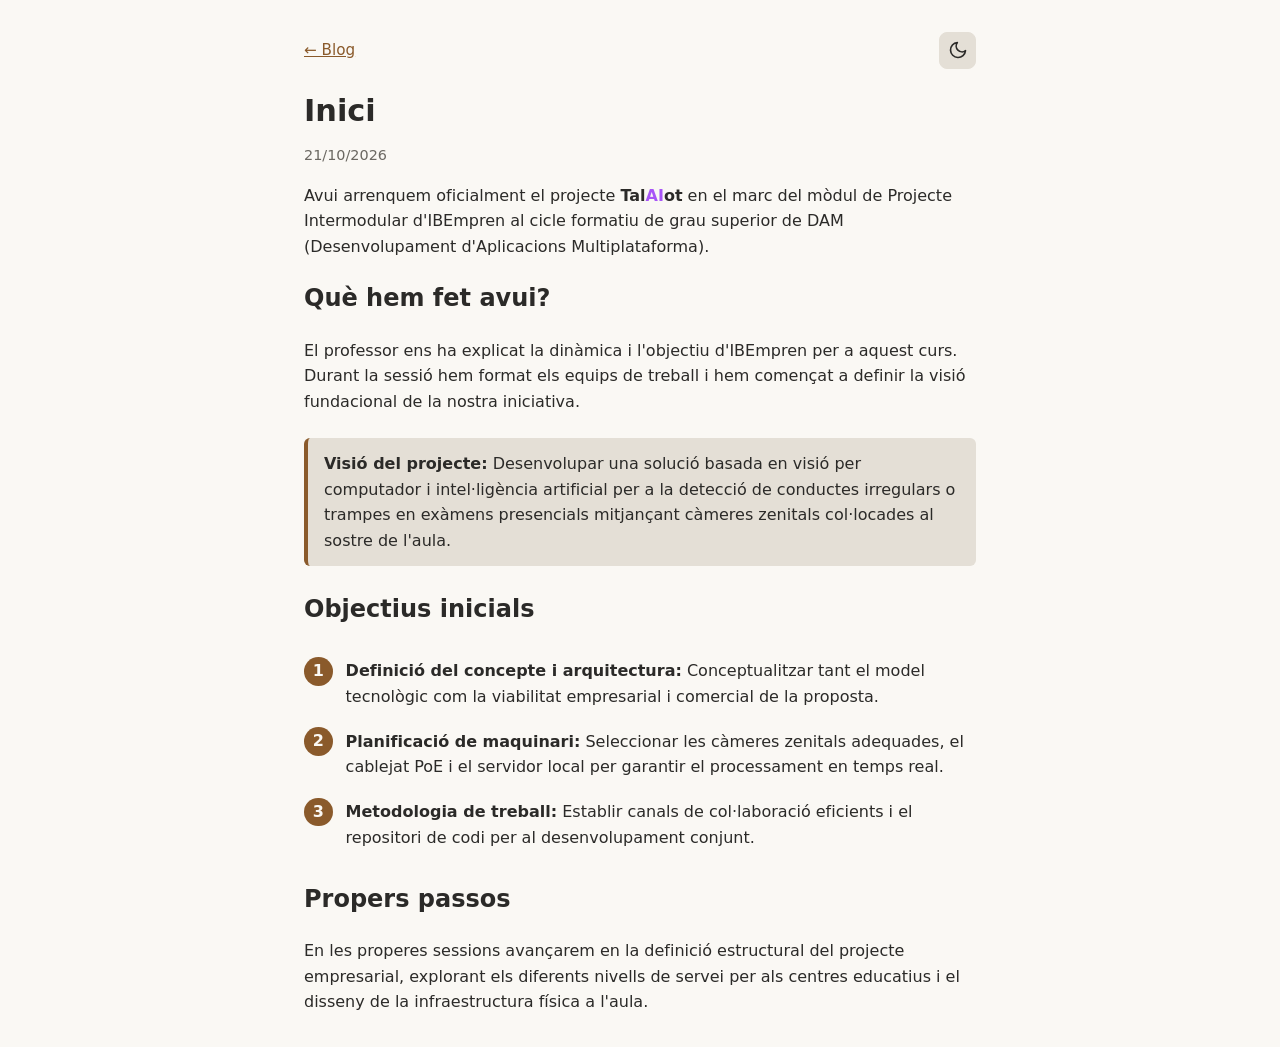
<file: blog/2026-10-21-inici/index.html>
<!DOCTYPE html>
<html lang="ca">

<head>
  <meta charset="UTF-8">
  <meta name="viewport" content="width=device-width, initial-scale=1">
  <title>Inici - Blog TalAIot IBEmpren</title>
  <link rel="stylesheet" href="../style.css">
  <script>
    (function () {
      const t = localStorage.getItem('theme') || (window.matchMedia('(prefers-color-scheme: dark)').matches ? 'dark' : 'light');
      document.documentElement.setAttribute('data-theme', t);
    })();
  </script>
  <script src="../theme.js" defer></script>
</head>

<body>
  <main class="post">
    <div class="nav-top">
      <p class="tornar"><a href="../../index.html">&larr; Blog</a></p>
      <button id="theme-toggle" class="theme-toggle" aria-label="Canvia el tema" title="Canvia el tema (clar/fosc)">
        <svg class="icon-dark" width="18" height="18" viewBox="0 0 24 24" fill="none" stroke="currentColor" stroke-width="2" stroke-linecap="round" stroke-linejoin="round">
          <path d="M21 12.79A9 9 0 1 1 11.21 3 7 7 0 0 0 21 12.79z"></path>
        </svg>
        <svg class="icon-light" width="18" height="18" viewBox="0 0 24 24" fill="none" stroke="currentColor" stroke-width="2" stroke-linecap="round" stroke-linejoin="round">
          <circle cx="12" cy="12" r="5"></circle>
          <line x1="12" y1="1" x2="12" y2="3"></line>
          <line x1="12" y1="21" x2="12" y2="23"></line>
          <line x1="4.22" y1="4.22" x2="5.64" y2="5.64"></line>
          <line x1="18.36" y1="18.36" x2="19.78" y2="19.78"></line>
          <line x1="1" y1="12" x2="3" y2="12"></line>
          <line x1="21" y1="12" x2="23" y2="12"></line>
          <line x1="4.22" y1="19.78" x2="5.64" y2="18.36"></line>
          <line x1="18.36" y1="5.64" x2="19.78" y2="4.22"></line>
        </svg>
      </button>
    </div>
    <h1>Inici</h1>
    <p class="data">21/10/2026</p>

    <p>Avui arrenquem oficialment el projecte <strong>Tal<span
          style="color: #a855f7; font-weight: 800;">AI</span>ot</strong> en el marc del mòdul de Projecte Intermodular
      d'IBEmpren al cicle formatiu de grau superior de DAM (Desenvolupament d'Aplicacions Multiplataforma).</p>

    <h2>Què hem fet avui?</h2>
    <p>El professor ens ha explicat la dinàmica i l'objectiu d'IBEmpren per a aquest curs. Durant la sessió hem format
      els equips de treball i hem començat a definir la visió fundacional de la nostra iniciativa.</p>

    <div class="avis">
      <strong>Visió del projecte:</strong> Desenvolupar una solució basada en visió per computador i intel·ligència
      artificial per a la detecció de conductes irregulars o trampes en exàmens presencials mitjançant càmeres zenitals
      col·locades al sostre de l'aula.
    </div>

    <h2>Objectius inicials</h2>
    <ul class="passos">
      <li><strong>Definició del concepte i arquitectura:</strong> Conceptualitzar tant el model tecnològic com la
        viabilitat empresarial i comercial de la proposta.</li>
      <li><strong>Planificació de maquinari:</strong> Seleccionar les càmeres zenitals adequades, el cablejat PoE i el
        servidor local per garantir el processament en temps real.</li>
      <li><strong>Metodologia de treball:</strong> Establir canals de col·laboració eficients i el repositori de codi
        per al desenvolupament conjunt.</li>
    </ul>

    <h2>Propers passos</h2>
    <p>En les properes sessions avançarem en la definició estructural del projecte empresarial, explorant els diferents
      nivells de servei per als centres educatius i el disseny de la infraestructura física a l'aula.</p>
  </main>
</body>

</html>
</file>
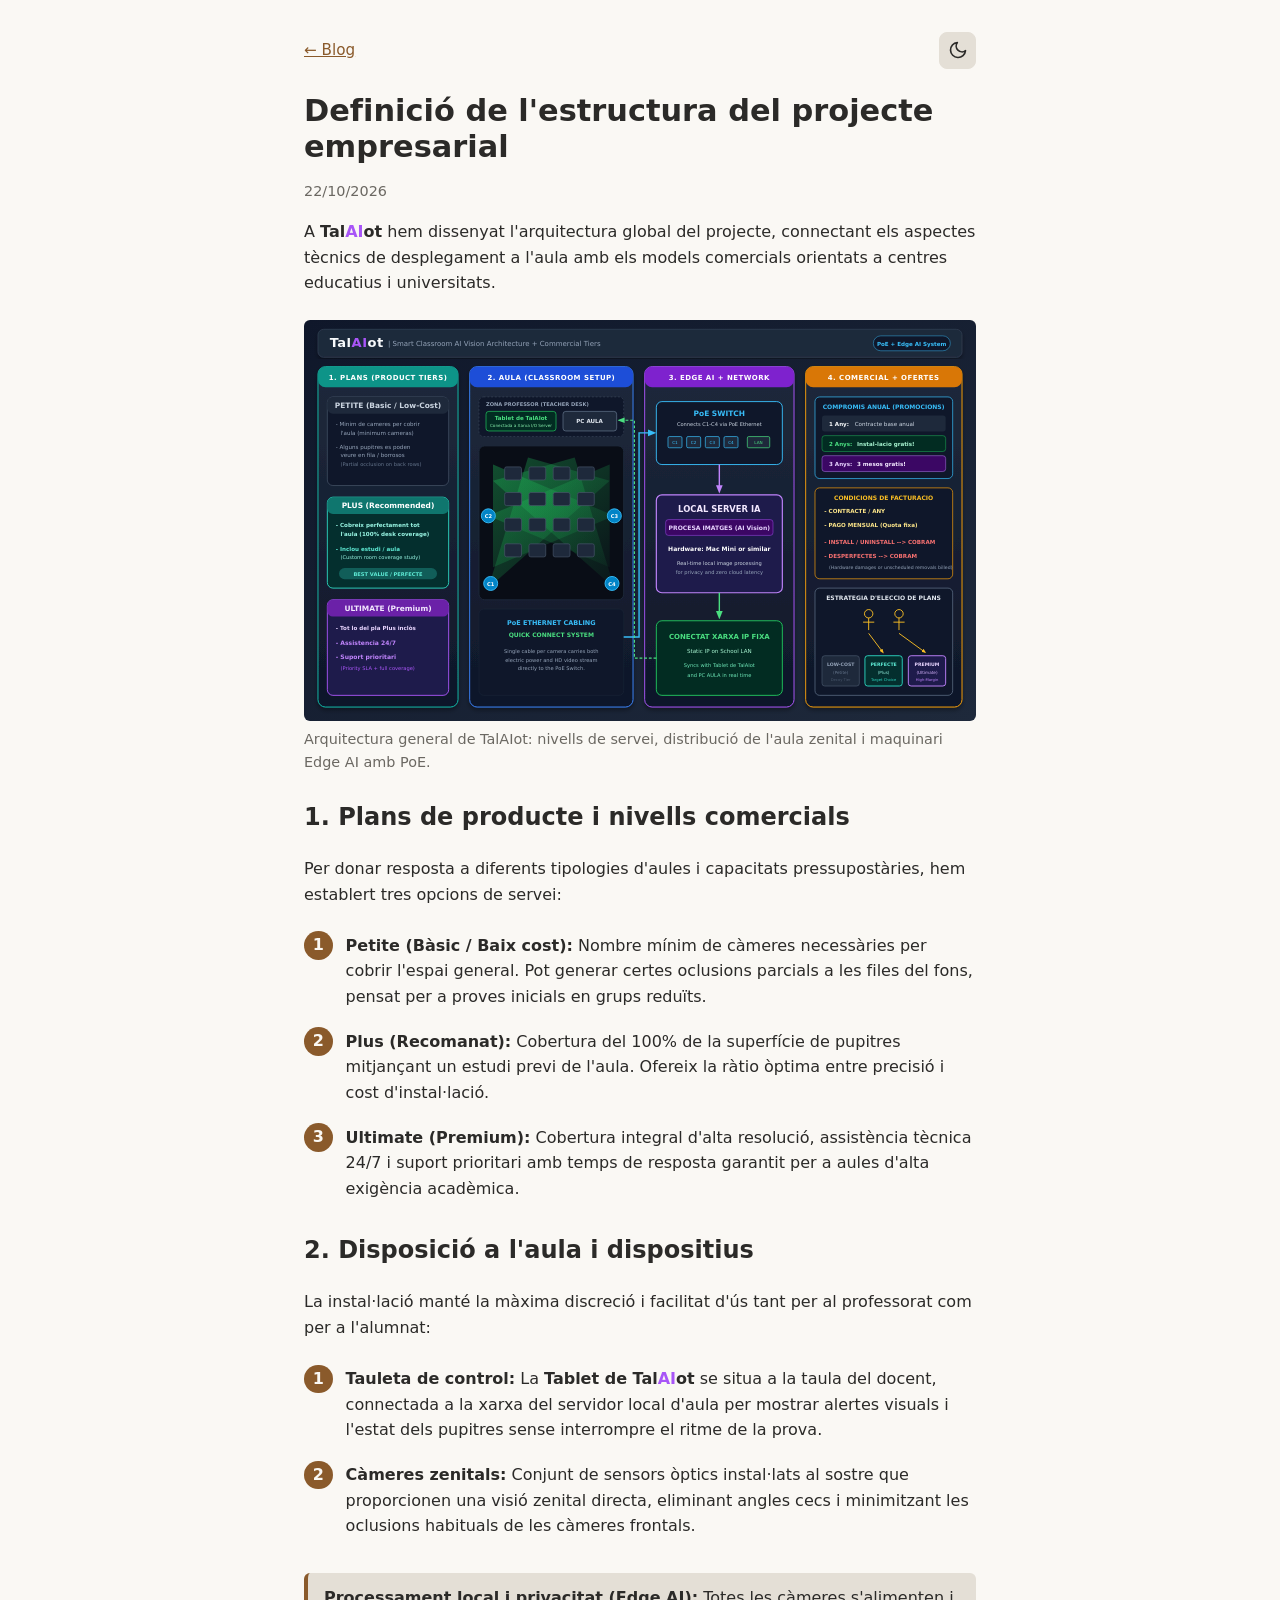
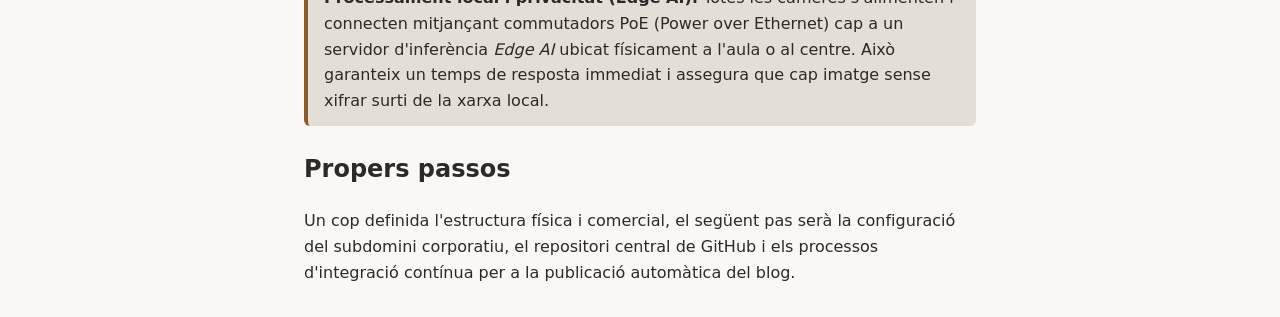
<file: blog/2026-10-22-estructura-projecte/index.html>
<!DOCTYPE html>
<html lang="ca">

<head>
  <meta charset="UTF-8">
  <meta name="viewport" content="width=device-width, initial-scale=1">
  <title>Definició de l'estructura del projecte empresarial - Blog TalAIot IBEmpren</title>
  <link rel="stylesheet" href="../style.css">
  <script>
    (function () {
      const t = localStorage.getItem('theme') || (window.matchMedia('(prefers-color-scheme: dark)').matches ? 'dark' : 'light');
      document.documentElement.setAttribute('data-theme', t);
    })();
  </script>
  <script src="../theme.js" defer></script>
</head>

<body>
  <main class="post">
    <div class="nav-top">
      <p class="tornar"><a href="../../index.html">&larr; Blog</a></p>
      <button id="theme-toggle" class="theme-toggle" aria-label="Canvia el tema" title="Canvia el tema (clar/fosc)">
        <svg class="icon-dark" width="18" height="18" viewBox="0 0 24 24" fill="none" stroke="currentColor" stroke-width="2" stroke-linecap="round" stroke-linejoin="round">
          <path d="M21 12.79A9 9 0 1 1 11.21 3 7 7 0 0 0 21 12.79z"></path>
        </svg>
        <svg class="icon-light" width="18" height="18" viewBox="0 0 24 24" fill="none" stroke="currentColor" stroke-width="2" stroke-linecap="round" stroke-linejoin="round">
          <circle cx="12" cy="12" r="5"></circle>
          <line x1="12" y1="1" x2="12" y2="3"></line>
          <line x1="12" y1="21" x2="12" y2="23"></line>
          <line x1="4.22" y1="4.22" x2="5.64" y2="5.64"></line>
          <line x1="18.36" y1="18.36" x2="19.78" y2="19.78"></line>
          <line x1="1" y1="12" x2="3" y2="12"></line>
          <line x1="21" y1="12" x2="23" y2="12"></line>
          <line x1="4.22" y1="19.78" x2="5.64" y2="18.36"></line>
          <line x1="18.36" y1="5.64" x2="19.78" y2="4.22"></line>
        </svg>
      </button>
    </div>
    <h1>Definició de l'estructura del projecte empresarial</h1>
    <p class="data">22/10/2026</p>

    <p>A <strong>Tal<span style="color: #a855f7; font-weight: 800;">AI</span>ot</strong> hem dissenyat l'arquitectura
      global del projecte, connectant els aspectes tècnics de desplegament a l'aula amb els models comercials orientats
      a centres educatius i universitats.</p>

    <figure>
      <img src="estructura.svg"
        alt="Esquema visual de l'arquitectura de visió intel·ligent i plans comercials de TalAIot">
      <figcaption>Arquitectura general de TalAIot: nivells de servei, distribució de l'aula zenital i maquinari Edge AI
        amb PoE.</figcaption>
    </figure>

    <h2>1. Plans de producte i nivells comercials</h2>
    <p>Per donar resposta a diferents tipologies d'aules i capacitats pressupostàries, hem establert tres opcions de
      servei:</p>
    <ul class="passos">
      <li><strong>Petite (Bàsic / Baix cost):</strong> Nombre mínim de càmeres necessàries per cobrir l'espai general.
        Pot generar certes oclusions parcials a les files del fons, pensat per a proves inicials en grups reduïts.</li>
      <li><strong>Plus (Recomanat):</strong> Cobertura del 100% de la superfície de pupitres mitjançant un estudi previ
        de l'aula. Ofereix la ràtio òptima entre precisió i cost d'instal·lació.</li>
      <li><strong>Ultimate (Premium):</strong> Cobertura integral d'alta resolució, assistència tècnica 24/7 i suport
        prioritari amb temps de resposta garantit per a aules d'alta exigència acadèmica.</li>
    </ul>

    <h2>2. Disposició a l'aula i dispositius</h2>
    <p>La instal·lació manté la màxima discreció i facilitat d'ús tant per al professorat com per a l'alumnat:</p>
    <ul class="passos">
      <li><strong>Tauleta de control:</strong> La <strong>Tablet de Tal<span
            style="color: #a855f7; font-weight: 800;">AI</span>ot</strong> se situa a la taula del docent, connectada a
        la xarxa del servidor local d'aula per mostrar alertes visuals i l'estat dels pupitres sense interrompre el
        ritme de la prova.</li>
      <li><strong>Càmeres zenitals:</strong> Conjunt de sensors òptics instal·lats al sostre que proporcionen una visió
        zenital directa, eliminant angles cecs i minimitzant les oclusions habituals de les càmeres frontals.</li>
    </ul>

    <div class="avis">
      <strong>Processament local i privacitat (Edge AI):</strong> Totes les càmeres s'alimenten i connecten mitjançant
      commutadors PoE (Power over Ethernet) cap a un servidor d'inferència <em>Edge AI</em> ubicat físicament a l'aula o
      al centre. Això garanteix un temps de resposta immediat i assegura que cap imatge sense xifrar surti de la xarxa
      local.
    </div>

    <h2>Propers passos</h2>
    <p>Un cop definida l'estructura física i comercial, el següent pas serà la configuració del subdomini corporatiu, el
      repositori central de GitHub i els processos d'integració contínua per a la publicació automàtica del blog.</p>
  </main>
</body>

</html>
</file>
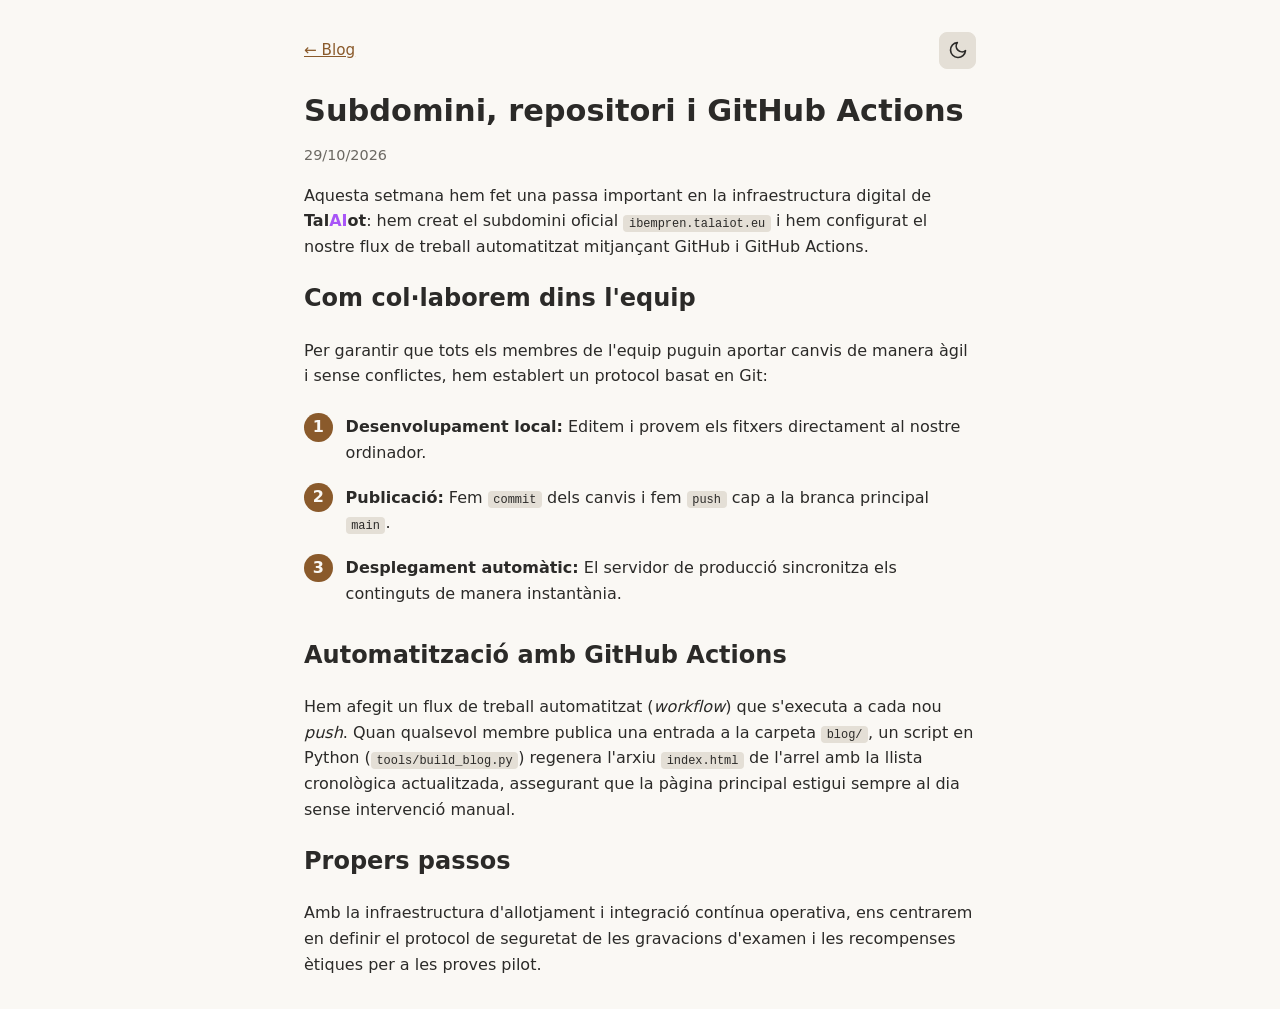
<file: blog/2026-10-28-subdomini-github/index.html>
<!DOCTYPE html>
<html lang="ca">

<head>
  <meta charset="UTF-8">
  <meta name="viewport" content="width=device-width, initial-scale=1">
  <title>Subdomini, repositori i GitHub Actions - Blog TalAIot IBEmpren</title>
  <link rel="stylesheet" href="../style.css">
  <script>
    (function () {
      const t = localStorage.getItem('theme') || (window.matchMedia('(prefers-color-scheme: dark)').matches ? 'dark' : 'light');
      document.documentElement.setAttribute('data-theme', t);
    })();
  </script>
  <script src="../theme.js" defer></script>
</head>

<body>
  <main class="post">
    <div class="nav-top">
      <p class="tornar"><a href="../../index.html">&larr; Blog</a></p>
      <button id="theme-toggle" class="theme-toggle" aria-label="Canvia el tema" title="Canvia el tema (clar/fosc)">
        <svg class="icon-dark" width="18" height="18" viewBox="0 0 24 24" fill="none" stroke="currentColor" stroke-width="2" stroke-linecap="round" stroke-linejoin="round">
          <path d="M21 12.79A9 9 0 1 1 11.21 3 7 7 0 0 0 21 12.79z"></path>
        </svg>
        <svg class="icon-light" width="18" height="18" viewBox="0 0 24 24" fill="none" stroke="currentColor" stroke-width="2" stroke-linecap="round" stroke-linejoin="round">
          <circle cx="12" cy="12" r="5"></circle>
          <line x1="12" y1="1" x2="12" y2="3"></line>
          <line x1="12" y1="21" x2="12" y2="23"></line>
          <line x1="4.22" y1="4.22" x2="5.64" y2="5.64"></line>
          <line x1="18.36" y1="18.36" x2="19.78" y2="19.78"></line>
          <line x1="1" y1="12" x2="3" y2="12"></line>
          <line x1="21" y1="12" x2="23" y2="12"></line>
          <line x1="4.22" y1="19.78" x2="5.64" y2="18.36"></line>
          <line x1="18.36" y1="5.64" x2="19.78" y2="4.22"></line>
        </svg>
      </button>
    </div>
    <h1>Subdomini, repositori i GitHub Actions</h1>
    <p class="data">29/10/2026</p>

    <p>Aquesta setmana hem fet una passa important en la infraestructura digital de <strong>Tal<span
          style="color: #a855f7; font-weight: 800;">AI</span>ot</strong>: hem creat el subdomini oficial
      <code>ibempren.talaiot.eu</code> i hem configurat el nostre flux de treball automatitzat mitjançant GitHub i
      GitHub Actions.</p>

    <h2>Com col·laborem dins l'equip</h2>
    <p>Per garantir que tots els membres de l'equip puguin aportar canvis de manera àgil i sense conflictes, hem
      establert un protocol basat en Git:</p>
    <ol class="passos">
      <li><strong>Desenvolupament local:</strong> Editem i provem els fitxers directament al nostre ordinador.</li>
      <li><strong>Publicació:</strong> Fem <code>commit</code> dels canvis i fem <code>push</code> cap a la branca
        principal <code>main</code>.</li>
      <li><strong>Desplegament automàtic:</strong> El servidor de producció sincronitza els continguts de manera
        instantània.</li>
    </ol>

    <h2>Automatització amb GitHub Actions</h2>
    <p>Hem afegit un flux de treball automatitzat (<em>workflow</em>) que s'executa a cada nou <em>push</em>. Quan
      qualsevol membre publica una entrada a la carpeta <code>blog/</code>, un script en Python
      (<code>tools/build_blog.py</code>) regenera l'arxiu <code>index.html</code> de l'arrel amb la llista cronològica
      actualitzada, assegurant que la pàgina principal estigui sempre al dia sense intervenció manual.</p>

    <h2>Propers passos</h2>
    <p>Amb la infraestructura d'allotjament i integració contínua operativa, ens centrarem en definir el protocol de
      seguretat de les gravacions d'examen i les recompenses ètiques per a les proves pilot.</p>
  </main>
</body>

</html>
</file>
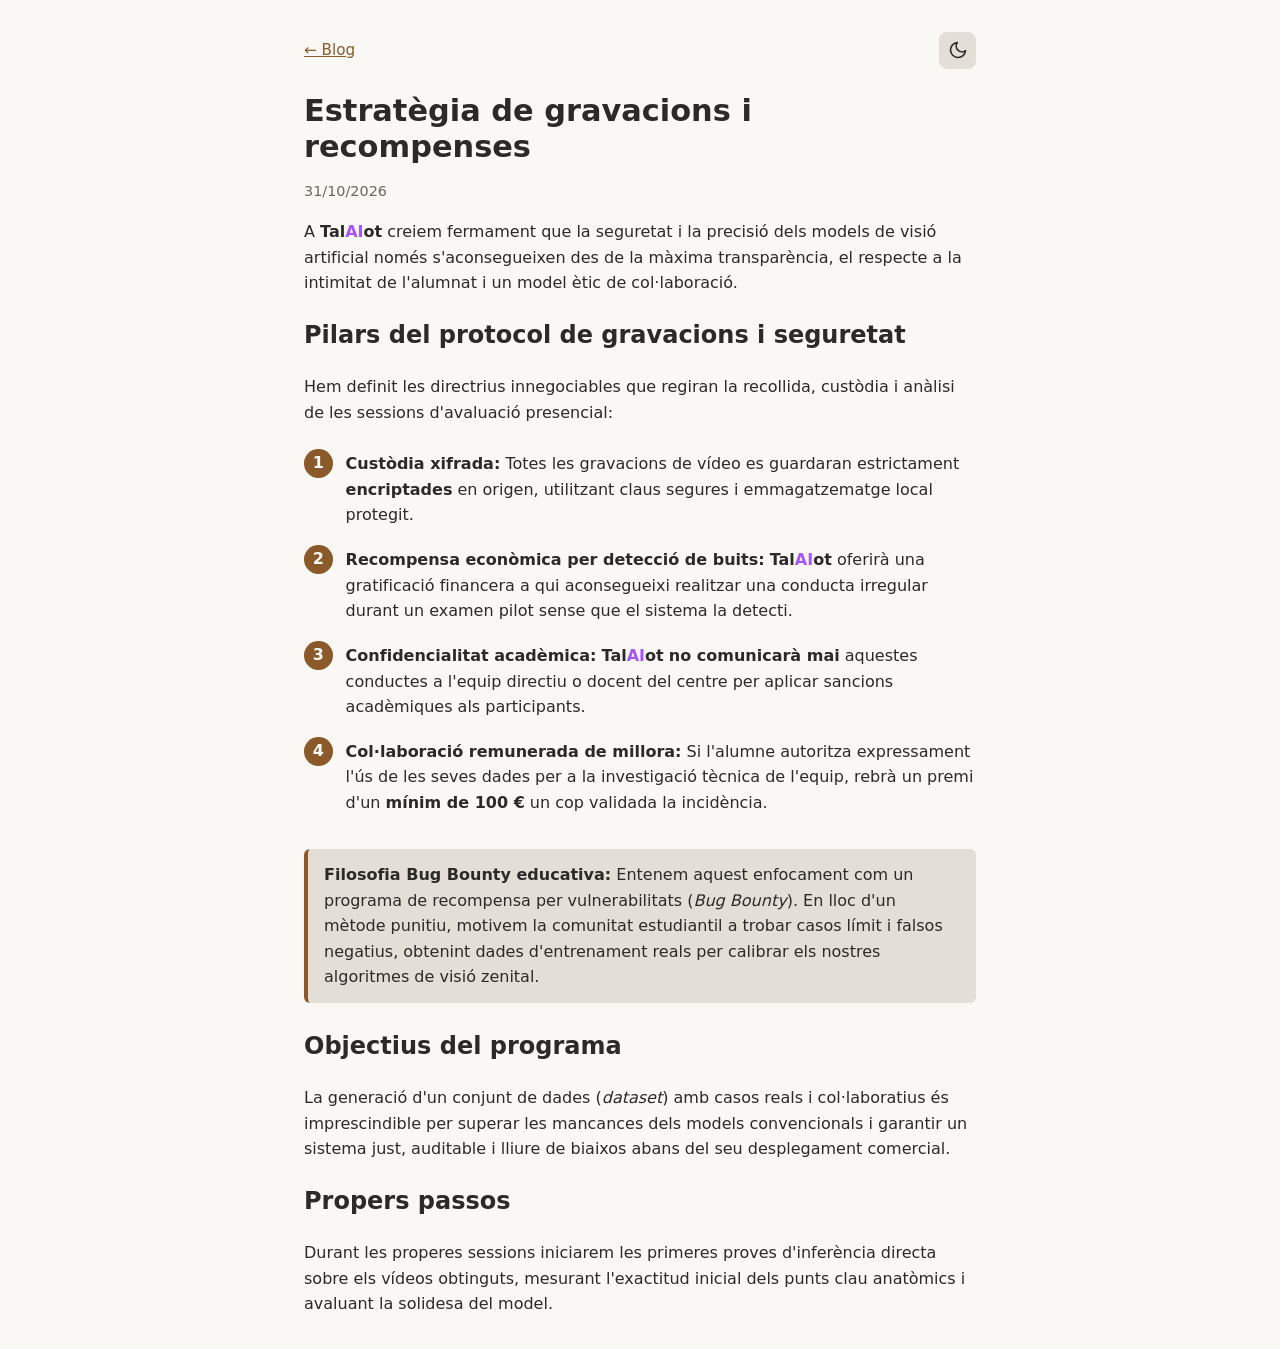
<file: blog/2026-10-31-estrategia-gravacions/index.html>
<!DOCTYPE html>
<html lang="ca">

<head>
  <meta charset="UTF-8">
  <meta name="viewport" content="width=device-width, initial-scale=1">
  <title>Estratègia de gravacions i recompenses - Blog TalAIot IBEmpren</title>
  <link rel="stylesheet" href="../style.css">
  <script>
    (function () {
      const t = localStorage.getItem('theme') || (window.matchMedia('(prefers-color-scheme: dark)').matches ? 'dark' : 'light');
      document.documentElement.setAttribute('data-theme', t);
    })();
  </script>
  <script src="../theme.js" defer></script>
</head>

<body>
  <main class="post">
    <div class="nav-top">
      <p class="tornar"><a href="../../index.html">&larr; Blog</a></p>
      <button id="theme-toggle" class="theme-toggle" aria-label="Canvia el tema" title="Canvia el tema (clar/fosc)">
        <svg class="icon-dark" width="18" height="18" viewBox="0 0 24 24" fill="none" stroke="currentColor" stroke-width="2" stroke-linecap="round" stroke-linejoin="round">
          <path d="M21 12.79A9 9 0 1 1 11.21 3 7 7 0 0 0 21 12.79z"></path>
        </svg>
        <svg class="icon-light" width="18" height="18" viewBox="0 0 24 24" fill="none" stroke="currentColor" stroke-width="2" stroke-linecap="round" stroke-linejoin="round">
          <circle cx="12" cy="12" r="5"></circle>
          <line x1="12" y1="1" x2="12" y2="3"></line>
          <line x1="12" y1="21" x2="12" y2="23"></line>
          <line x1="4.22" y1="4.22" x2="5.64" y2="5.64"></line>
          <line x1="18.36" y1="18.36" x2="19.78" y2="19.78"></line>
          <line x1="1" y1="12" x2="3" y2="12"></line>
          <line x1="21" y1="12" x2="23" y2="12"></line>
          <line x1="4.22" y1="19.78" x2="5.64" y2="18.36"></line>
          <line x1="18.36" y1="5.64" x2="19.78" y2="4.22"></line>
        </svg>
      </button>
    </div>
    <h1>Estratègia de gravacions i recompenses</h1>
    <p class="data">31/10/2026</p>

    <p>A <strong>Tal<span style="color: #a855f7; font-weight: 800;">AI</span>ot</strong> creiem fermament que la
      seguretat i la precisió dels models de visió artificial només s'aconsegueixen des de la màxima transparència, el
      respecte a la intimitat de l'alumnat i un model ètic de col·laboració.</p>

    <h2>Pilars del protocol de gravacions i seguretat</h2>
    <p>Hem definit les directrius innegociables que regiran la recollida, custòdia i anàlisi de les sessions d'avaluació
      presencial:</p>
    <ol class="passos">
      <li><strong>Custòdia xifrada:</strong> Totes les gravacions de vídeo es guardaran estrictament
        <strong>encriptades</strong> en origen, utilitzant claus segures i emmagatzematge local protegit.</li>
      <li><strong>Recompensa econòmica per detecció de buits:</strong> <strong>Tal<span
            style="color: #a855f7; font-weight: 800;">AI</span>ot</strong> oferirà una gratificació financera a qui
        aconsegueixi realitzar una conducta irregular durant un examen pilot sense que el sistema la detecti.</li>
      <li><strong>Confidencialitat acadèmica:</strong> <strong>Tal<span
            style="color: #a855f7; font-weight: 800;">AI</span>ot</strong> <strong>no comunicarà mai</strong> aquestes
        conductes a l'equip directiu o docent del centre per aplicar sancions acadèmiques als participants.</li>
      <li><strong>Col·laboració remunerada de millora:</strong> Si l'alumne autoritza expressament l'ús de les seves
        dades per a la investigació tècnica de l'equip, rebrà un premi d'un <strong>mínim de 100 €</strong> un cop
        validada la incidència.</li>
    </ol>

    <div class="avis">
      <strong>Filosofia Bug Bounty educativa:</strong> Entenem aquest enfocament com un programa de recompensa per
      vulnerabilitats (<em>Bug Bounty</em>). En lloc d'un mètode punitiu, motivem la comunitat estudiantil a trobar
      casos límit i falsos negatius, obtenint dades d'entrenament reals per calibrar els nostres algoritmes de visió
      zenital.
    </div>

    <h2>Objectius del programa</h2>
    <p>La generació d'un conjunt de dades (<em>dataset</em>) amb casos reals i col·laboratius és imprescindible per
      superar les mancances dels models convencionals i garantir un sistema just, auditable i lliure de biaixos abans
      del seu desplegament comercial.</p>

    <h2>Propers passos</h2>
    <p>Durant les properes sessions iniciarem les primeres proves d'inferència directa sobre els vídeos obtinguts,
      mesurant l'exactitud inicial dels punts clau anatòmics i avaluant la solidesa del model.</p>
  </main>
</body>

</html>
</file>
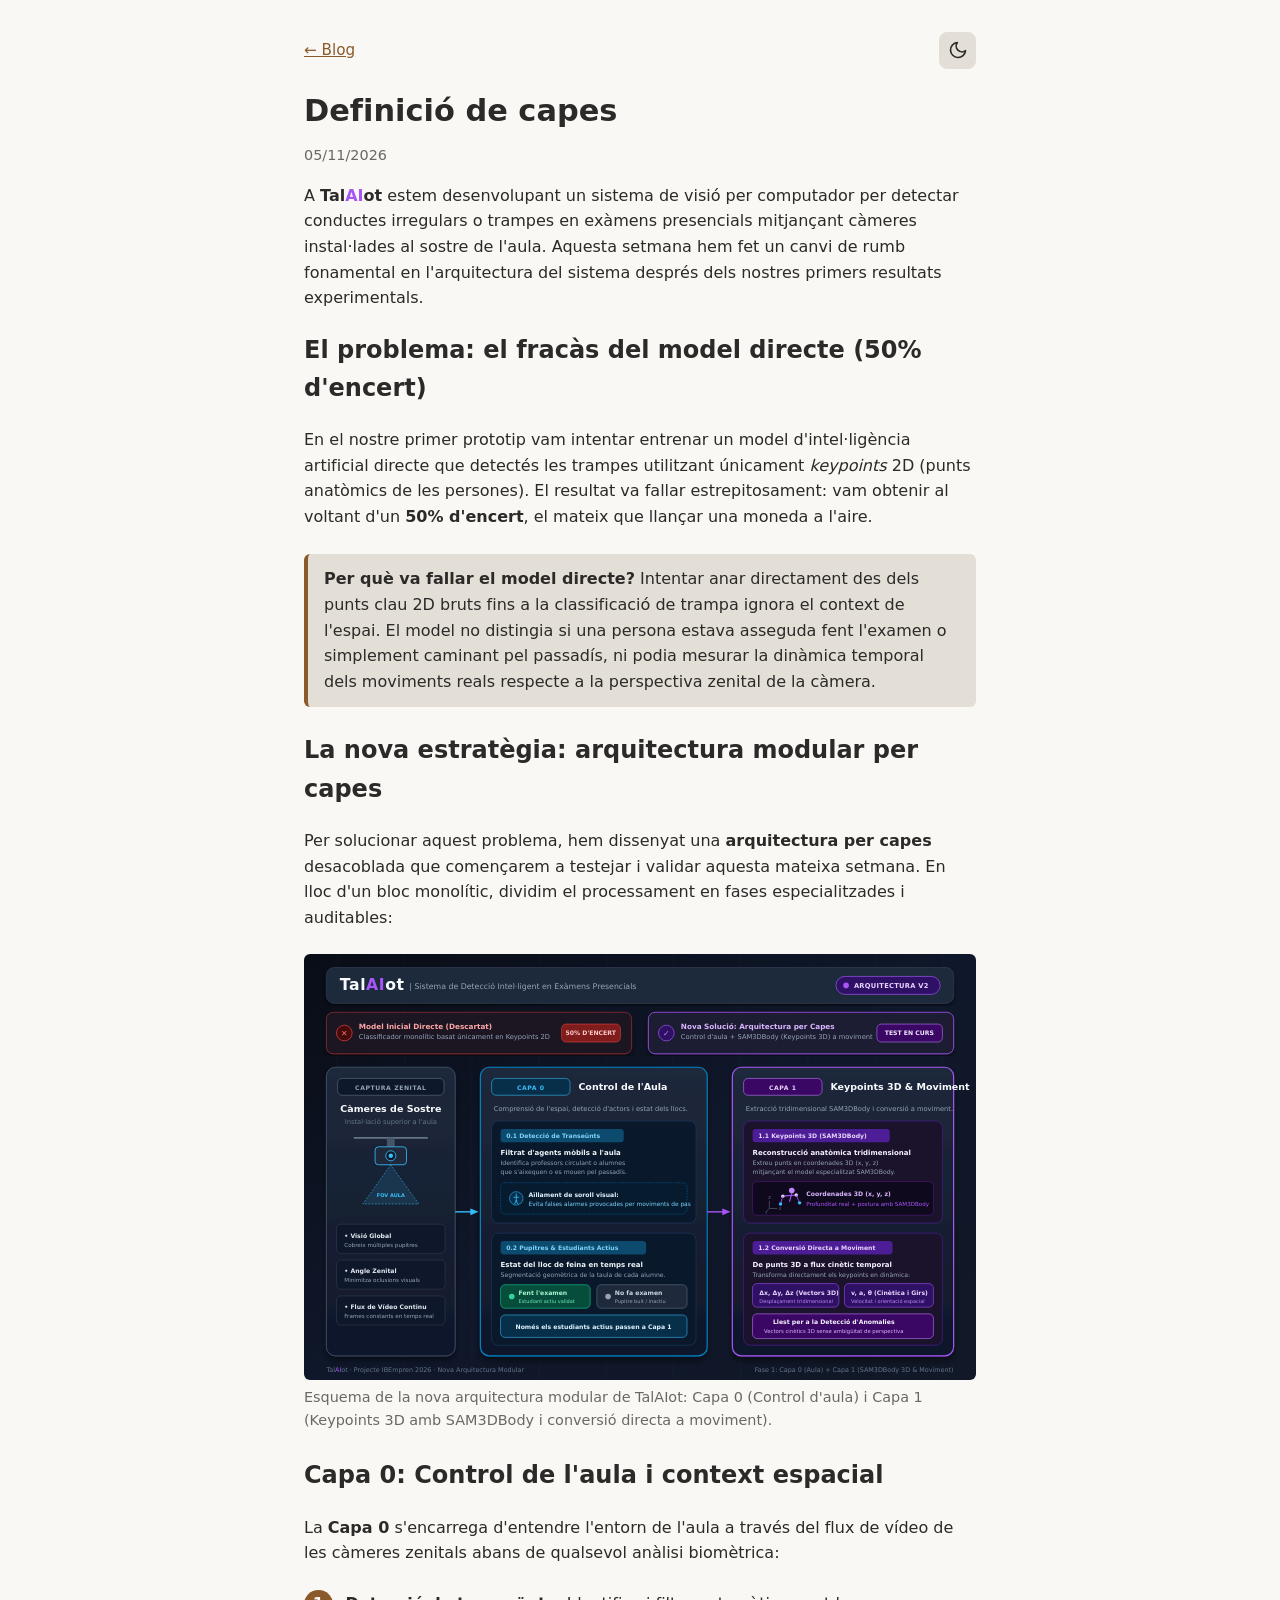
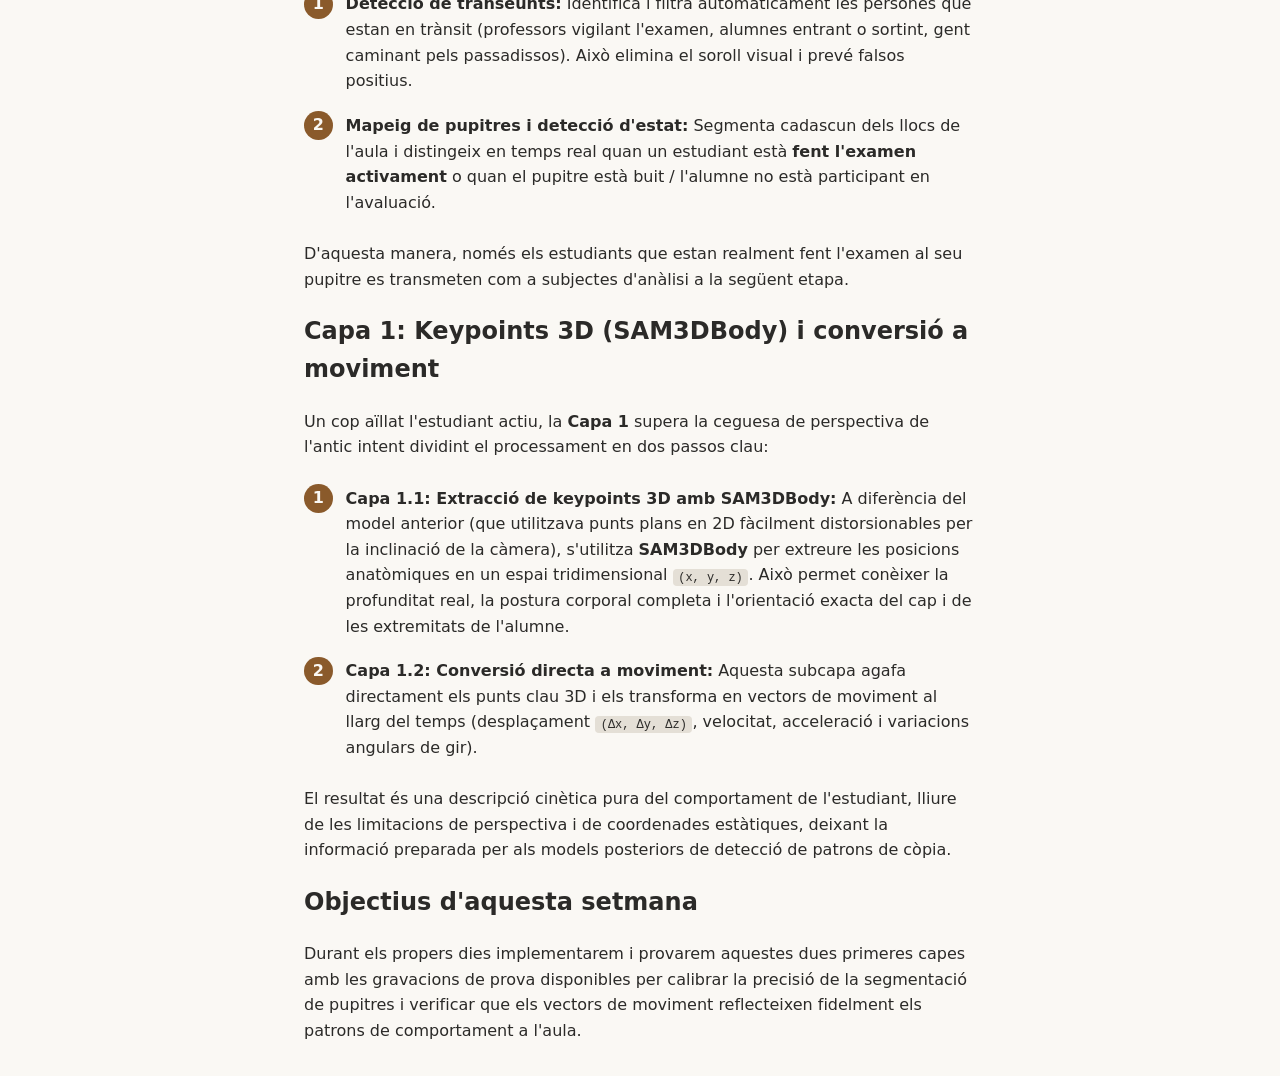
<file: blog/2026-11-05-definicio-capes/index.html>
<!DOCTYPE html>
<html lang="ca">

<head>
  <meta charset="UTF-8">
  <meta name="viewport" content="width=device-width, initial-scale=1">
  <title>Definició de capes - Blog TalAIot IBEmpren</title>
  <link rel="stylesheet" href="../style.css">
  <script>
    (function () {
      const t = localStorage.getItem('theme') || (window.matchMedia('(prefers-color-scheme: dark)').matches ? 'dark' : 'light');
      document.documentElement.setAttribute('data-theme', t);
    })();
  </script>
  <script src="../theme.js" defer></script>
</head>

<body>
  <main class="post">
    <div class="nav-top">
      <p class="tornar"><a href="../../index.html">&larr; Blog</a></p>
      <button id="theme-toggle" class="theme-toggle" aria-label="Canvia el tema" title="Canvia el tema (clar/fosc)">
        <svg class="icon-dark" width="18" height="18" viewBox="0 0 24 24" fill="none" stroke="currentColor" stroke-width="2" stroke-linecap="round" stroke-linejoin="round">
          <path d="M21 12.79A9 9 0 1 1 11.21 3 7 7 0 0 0 21 12.79z"></path>
        </svg>
        <svg class="icon-light" width="18" height="18" viewBox="0 0 24 24" fill="none" stroke="currentColor" stroke-width="2" stroke-linecap="round" stroke-linejoin="round">
          <circle cx="12" cy="12" r="5"></circle>
          <line x1="12" y1="1" x2="12" y2="3"></line>
          <line x1="12" y1="21" x2="12" y2="23"></line>
          <line x1="4.22" y1="4.22" x2="5.64" y2="5.64"></line>
          <line x1="18.36" y1="18.36" x2="19.78" y2="19.78"></line>
          <line x1="1" y1="12" x2="3" y2="12"></line>
          <line x1="21" y1="12" x2="23" y2="12"></line>
          <line x1="4.22" y1="19.78" x2="5.64" y2="18.36"></line>
          <line x1="18.36" y1="5.64" x2="19.78" y2="4.22"></line>
        </svg>
      </button>
    </div>
    <h1>Definició de capes</h1>
    <p class="data">05/11/2026</p>

    <p>A <strong>Tal<span style="color: #a855f7; font-weight: 800;">AI</span>ot</strong> estem desenvolupant un sistema
      de visió per computador per detectar conductes irregulars o trampes en exàmens presencials mitjançant càmeres
      instal·lades al sostre de l'aula. Aquesta setmana hem fet un canvi de rumb fonamental en l'arquitectura del
      sistema després dels nostres primers resultats experimentals.</p>

    <h2>El problema: el fracàs del model directe (50% d'encert)</h2>
    <p>En el nostre primer prototip vam intentar entrenar un model d'intel·ligència artificial directe que detectés les
      trampes utilitzant únicament <em>keypoints</em> 2D (punts anatòmics de les persones). El resultat va fallar
      estrepitosament: vam obtenir al voltant d'un <strong>50% d'encert</strong>, el mateix que llançar una moneda a
      l'aire.</p>

    <div class="avis">
      <strong>Per què va fallar el model directe?</strong> Intentar anar directament des dels punts clau 2D bruts fins a
      la classificació de trampa ignora el context de l'espai. El model no distingia si una persona estava asseguda fent
      l'examen o simplement caminant pel passadís, ni podia mesurar la dinàmica temporal dels moviments reals respecte a
      la perspectiva zenital de la càmera.
    </div>

    <h2>La nova estratègia: arquitectura modular per capes</h2>
    <p>Per solucionar aquest problema, hem dissenyat una <strong>arquitectura per capes</strong> desacoblada que
      començarem a testejar i validar aquesta mateixa setmana. En lloc d'un bloc monolític, dividim el processament en
      fases especialitzades i auditables:</p>

    <figure>
      <img src="capes.svg" alt="Esquema visual de la nova arquitectura per capes de TalAIot">
      <figcaption>Esquema de la nova arquitectura modular de TalAIot: Capa 0 (Control d'aula) i Capa 1 (Keypoints 3D amb
        SAM3DBody i conversió directa a moviment).</figcaption>
    </figure>

    <h2>Capa 0: Control de l'aula i context espacial</h2>
    <p>La <strong>Capa 0</strong> s'encarrega d'entendre l'entorn de l'aula a través del flux de vídeo de les càmeres
      zenitals abans de qualsevol anàlisi biomètrica:</p>
    <ul class="passos">
      <li><strong>Detecció de transeünts:</strong> Identifica i filtra automàticament les persones que estan en trànsit
        (professors vigilant l'examen, alumnes entrant o sortint, gent caminant pels passadissos). Això elimina el
        soroll visual i prevé falsos positius.</li>
      <li><strong>Mapeig de pupitres i detecció d'estat:</strong> Segmenta cadascun dels llocs de l'aula i distingeix en
        temps real quan un estudiant està <strong>fent l'examen activament</strong> o quan el pupitre està buit /
        l'alumne no està participant en l'avaluació.</li>
    </ul>
    <p>D'aquesta manera, només els estudiants que estan realment fent l'examen al seu pupitre es transmeten com a
      subjectes d'anàlisi a la següent etapa.</p>

    <h2>Capa 1: Keypoints 3D (SAM3DBody) i conversió a moviment</h2>
    <p>Un cop aïllat l'estudiant actiu, la <strong>Capa 1</strong> supera la ceguesa de perspectiva de l'antic intent
      dividint el processament en dos passos clau:</p>
    <ul class="passos">
      <li><strong>Capa 1.1: Extracció de keypoints 3D amb SAM3DBody:</strong> A diferència del model anterior (que
        utilitzava punts plans en 2D fàcilment distorsionables per la inclinació de la càmera), s'utilitza
        <strong>SAM3DBody</strong> per extreure les posicions anatòmiques en un espai tridimensional
        <code>(x, y, z)</code>. Això permet conèixer la profunditat real, la postura corporal completa i l'orientació
        exacta del cap i de les extremitats de l'alumne.
      </li>
      <li><strong>Capa 1.2: Conversió directa a moviment:</strong> Aquesta subcapa agafa directament els punts clau 3D i
        els transforma en vectors de moviment al llarg del temps (desplaçament <code>(Δx, Δy, Δz)</code>, velocitat,
        acceleració i variacions angulars de gir).</li>
    </ul>

    <p>El resultat és una descripció cinètica pura del comportament de l'estudiant, lliure de les limitacions de
      perspectiva i de coordenades estàtiques, deixant la informació preparada per als models posteriors de detecció de
      patrons de còpia.</p>

    <h2>Objectius d'aquesta setmana</h2>
    <p>Durant els propers dies implementarem i provarem aquestes dues primeres capes amb les gravacions de prova
      disponibles per calibrar la precisió de la segmentació de pupitres i verificar que els vectors de moviment
      reflecteixen fidelment els patrons de comportament a l'aula.</p>
  </main>
</body>

</html>
</file>
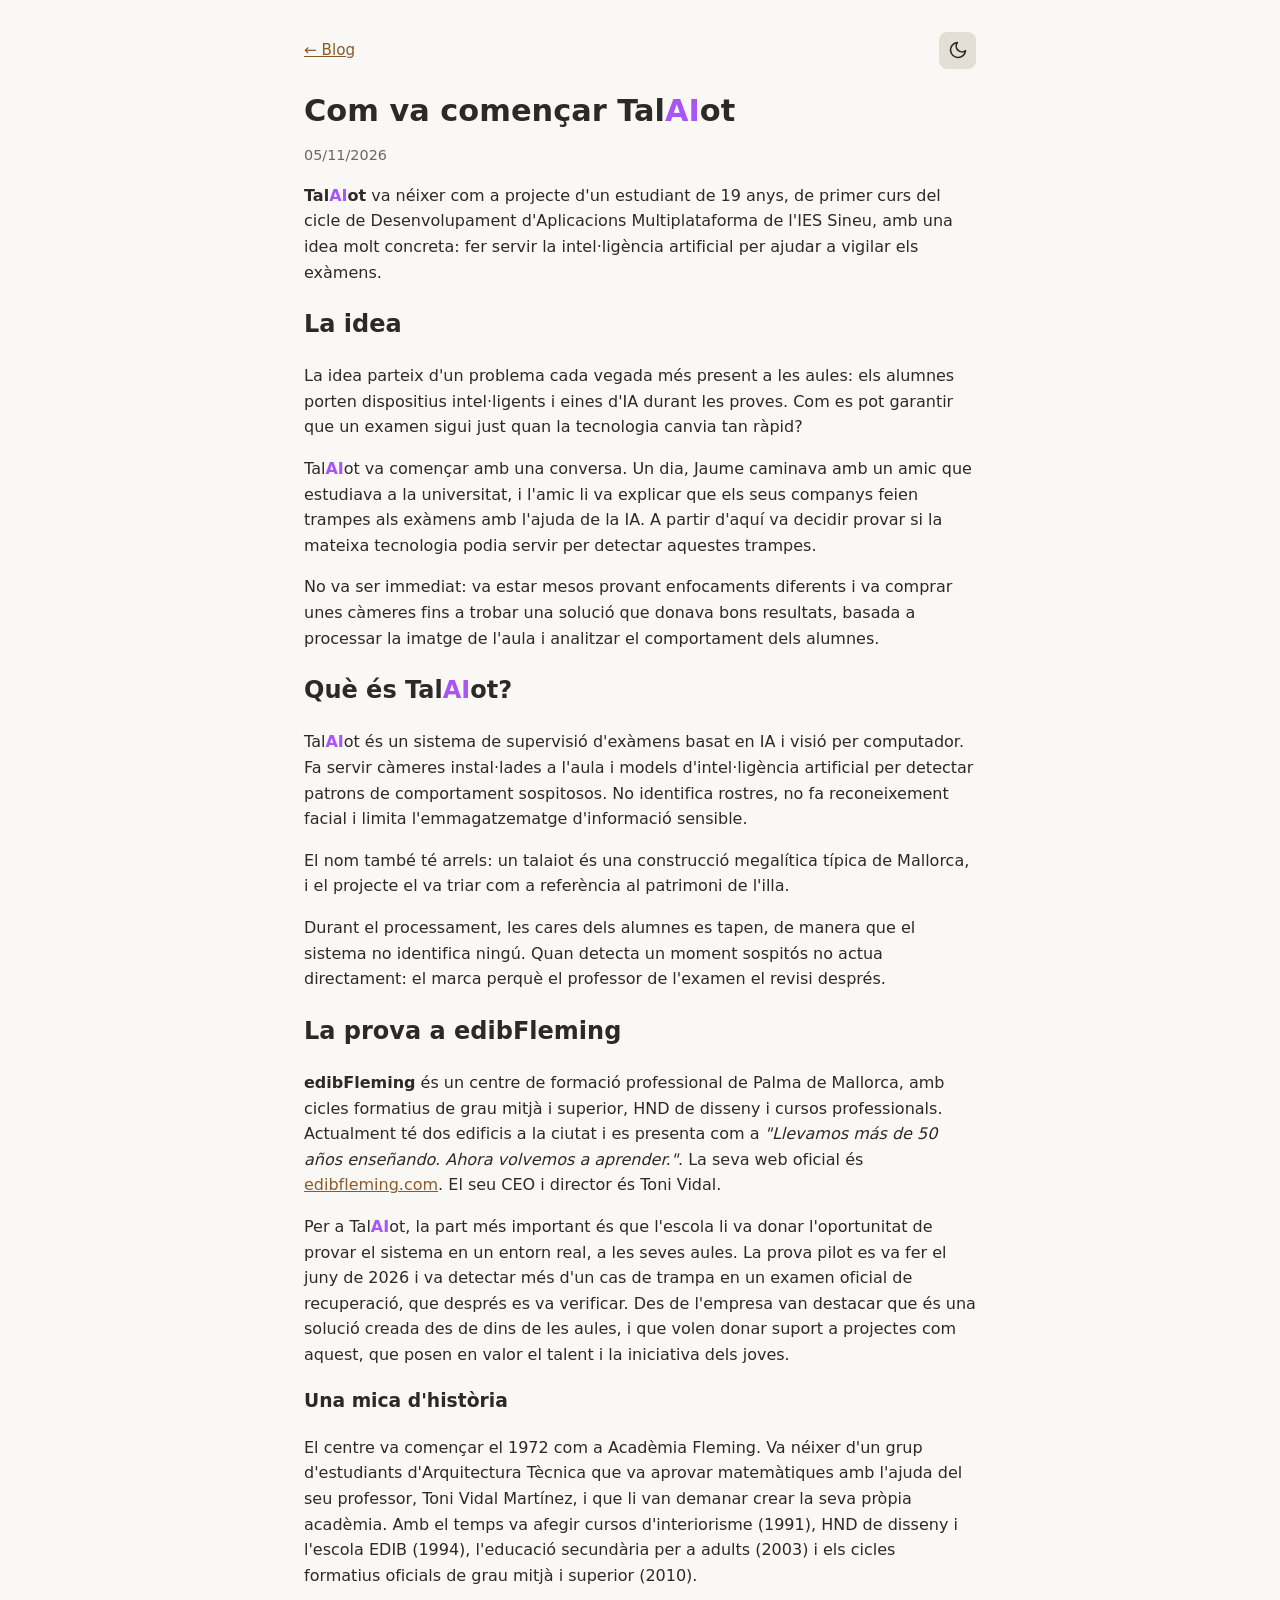
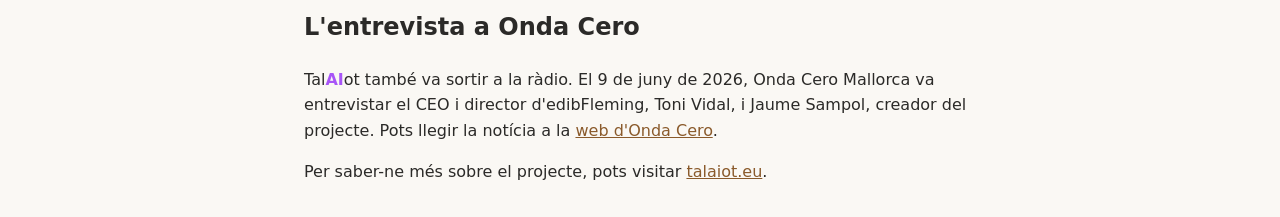
<file: blog/2026-11-05-origen/index.html>
<!DOCTYPE html>
<html lang="ca">

<head>
  <meta charset="UTF-8">
  <meta name="viewport" content="width=device-width, initial-scale=1">
  <title>Com va començar TalAIot - Blog TalAIot IBEmpren</title>
  <link rel="stylesheet" href="../style.css">
  <script>
    (function () {
      const t = localStorage.getItem('theme') || (window.matchMedia('(prefers-color-scheme: dark)').matches ? 'dark' : 'light');
      document.documentElement.setAttribute('data-theme', t);
    })();
  </script>
  <script src="../theme.js" defer></script>
</head>

<body>
  <main class="post">
    <div class="nav-top">
      <p class="tornar"><a href="../../index.html">&larr; Blog</a></p>
      <button id="theme-toggle" class="theme-toggle" aria-label="Canvia el tema" title="Canvia el tema (clar/fosc)">
        <svg class="icon-dark" width="18" height="18" viewBox="0 0 24 24" fill="none" stroke="currentColor" stroke-width="2" stroke-linecap="round" stroke-linejoin="round">
          <path d="M21 12.79A9 9 0 1 1 11.21 3 7 7 0 0 0 21 12.79z"></path>
        </svg>
        <svg class="icon-light" width="18" height="18" viewBox="0 0 24 24" fill="none" stroke="currentColor" stroke-width="2" stroke-linecap="round" stroke-linejoin="round">
          <circle cx="12" cy="12" r="5"></circle>
          <line x1="12" y1="1" x2="12" y2="3"></line>
          <line x1="12" y1="21" x2="12" y2="23"></line>
          <line x1="4.22" y1="4.22" x2="5.64" y2="5.64"></line>
          <line x1="18.36" y1="18.36" x2="19.78" y2="19.78"></line>
          <line x1="1" y1="12" x2="3" y2="12"></line>
          <line x1="21" y1="12" x2="23" y2="12"></line>
          <line x1="4.22" y1="19.78" x2="5.64" y2="18.36"></line>
          <line x1="18.36" y1="5.64" x2="19.78" y2="4.22"></line>
        </svg>
      </button>
    </div>
    <h1>Com va començar Tal<span style="color: #a855f7; font-weight: 800;">AI</span>ot</h1>
    <p class="data">05/11/2026</p>

    <p><strong>Tal<span style="color: #a855f7; font-weight: 800;">AI</span>ot</strong> va néixer com a projecte d'un
      estudiant de 19 anys, de primer curs del cicle de Desenvolupament d'Aplicacions Multiplataforma de l'IES Sineu,
      amb una idea molt concreta: fer servir la intel·ligència artificial per ajudar a vigilar els exàmens.</p>

    <h2>La idea</h2>
    <p>La idea parteix d'un problema cada vegada més present a les aules: els alumnes porten dispositius intel·ligents i
      eines d'IA durant les proves. Com es pot garantir que un examen sigui just quan la tecnologia canvia tan ràpid?</p>

    <p>Tal<span style="color: #a855f7; font-weight: 800;">AI</span>ot va començar amb una conversa. Un dia, Jaume
      caminava amb un amic que estudiava a la universitat, i l'amic li va explicar que els seus companys feien trampes
      als exàmens amb l'ajuda de la IA. A partir d'aquí va decidir provar si la mateixa tecnologia podia servir per
      detectar aquestes trampes.</p>

    <p>No va ser immediat: va estar mesos provant enfocaments diferents i va comprar unes càmeres fins a trobar una
      solució que donava bons resultats, basada a processar la imatge de l'aula i analitzar el comportament dels
      alumnes.</p>

    <h2>Què és Tal<span style="color: #a855f7; font-weight: 800;">AI</span>ot?</h2>
    <p>Tal<span style="color: #a855f7; font-weight: 800;">AI</span>ot és un sistema de supervisió d'exàmens basat en IA i
      visió per computador. Fa servir càmeres instal·lades a l'aula i models d'intel·ligència artificial per detectar
      patrons de comportament sospitosos. No identifica rostres, no fa reconeixement facial i limita
      l'emmagatzematge d'informació sensible.</p>

    <p>El nom també té arrels: un talaiot és una construcció megalítica típica de Mallorca, i el projecte el va triar
      com a referència al patrimoni de l'illa.</p>

    <p>Durant el processament, les cares dels alumnes es tapen, de manera que el sistema no identifica ningú. Quan
      detecta un moment sospitós no actua directament: el marca perquè el professor de l'examen el revisi després.</p>

    <h2>La prova a edibFleming</h2>
    <p><strong>edibFleming</strong> és un centre de formació professional de Palma de Mallorca, amb cicles formatius
      de grau mitjà i superior, HND de disseny i cursos professionals. Actualment té dos edificis a la ciutat i es
      presenta com a <em>"Llevamos más de 50 años enseñando. Ahora volvemos a aprender."</em>. La seva web oficial és
      <a href="https://edibfleming.com/" target="_blank" rel="noopener">edibfleming.com</a>. El seu CEO i director és
      Toni Vidal.</p>

    <p>Per a Tal<span style="color: #a855f7; font-weight: 800;">AI</span>ot, la part més important és que l'escola li va
      donar l'oportunitat de provar el sistema en un entorn real, a les seves aules. La prova pilot es va fer el juny de
      2026 i va detectar més d'un cas de trampa en un examen oficial de recuperació, que després es va verificar. Des de
      l'empresa van destacar que és una solució creada des de dins de les aules, i que volen donar suport a projectes
      com aquest, que posen en valor el talent i la iniciativa dels joves.</p>

    <h3>Una mica d'història</h3>
    <p>El centre va començar el 1972 com a Acadèmia Fleming. Va néixer d'un grup d'estudiants d'Arquitectura Tècnica que
      va aprovar matemàtiques amb l'ajuda del seu professor, Toni Vidal Martínez, i que li van demanar crear la seva
      pròpia acadèmia. Amb el temps va afegir cursos d'interiorisme (1991), HND de disseny i l'escola EDIB (1994),
      l'educació secundària per a adults (2003) i els cicles formatius oficials de grau mitjà i superior (2010).</p>

    <h2>L'entrevista a Onda Cero</h2>
    <p>Tal<span style="color: #a855f7; font-weight: 800;">AI</span>ot també va sortir a la ràdio. El 9 de juny de 2026,
      Onda Cero Mallorca va entrevistar el CEO i director d'edibFleming, Toni Vidal, i Jaume Sampol, creador del
      projecte. Pots llegir la notícia a la <a
        href="https://www.ondacero.es/emisoras/baleares/mallorca/noticias/joven-19-anos-desarrolla-mallorca-sistema-detectar-trampas-examenes_202606096a27feb69c159d030ffad399.html"
        target="_blank" rel="noopener">web d'Onda Cero</a>.</p>

    <p>Per saber-ne més sobre el projecte, pots visitar <a href="https://talaiot.eu/" target="_blank"
        rel="noopener">talaiot.eu</a>.</p>
  </main>
</body>

</html>
</file>
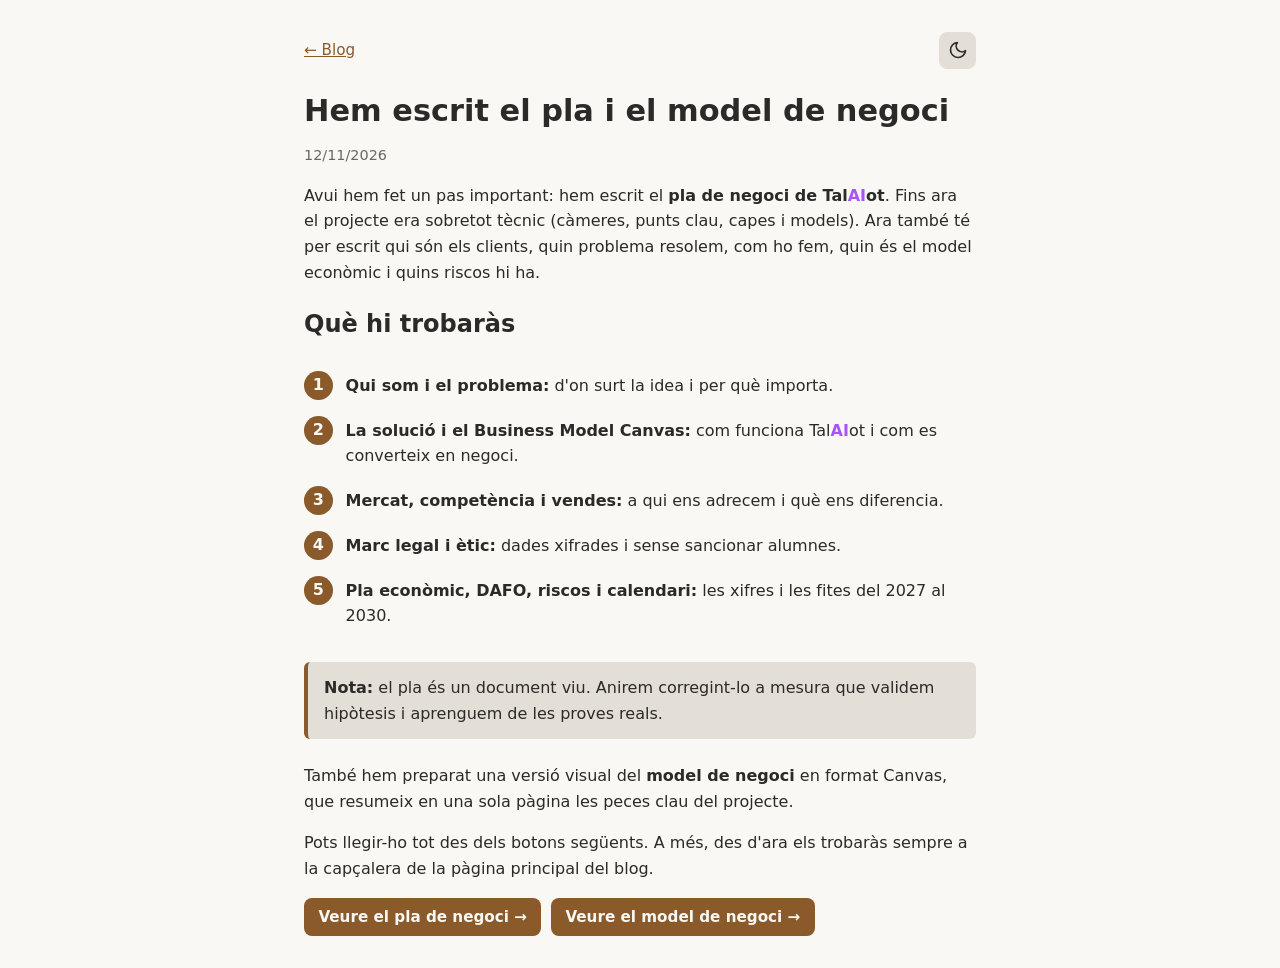
<file: blog/2026-11-12-pla-de-negoci/index.html>
<!DOCTYPE html>
<html lang="ca">

<head>
  <meta charset="UTF-8">
  <meta name="viewport" content="width=device-width, initial-scale=1">
  <title>Hem escrit el pla i el model de negoci - Blog TalAIot IBEmpren</title>
  <link rel="stylesheet" href="../style.css">
  <script>
    (function () {
      const t = localStorage.getItem('theme') || (window.matchMedia('(prefers-color-scheme: dark)').matches ? 'dark' : 'light');
      document.documentElement.setAttribute('data-theme', t);
    })();
  </script>
  <script src="../theme.js" defer></script>
</head>

<body>
  <main class="post">
    <div class="nav-top">
      <p class="tornar"><a href="../../index.html">&larr; Blog</a></p>
      <button id="theme-toggle" class="theme-toggle" aria-label="Canvia el tema" title="Canvia el tema (clar/fosc)">
        <svg class="icon-dark" width="18" height="18" viewBox="0 0 24 24" fill="none" stroke="currentColor" stroke-width="2" stroke-linecap="round" stroke-linejoin="round">
          <path d="M21 12.79A9 9 0 1 1 11.21 3 7 7 0 0 0 21 12.79z"></path>
        </svg>
        <svg class="icon-light" width="18" height="18" viewBox="0 0 24 24" fill="none" stroke="currentColor" stroke-width="2" stroke-linecap="round" stroke-linejoin="round">
          <circle cx="12" cy="12" r="5"></circle>
          <line x1="12" y1="1" x2="12" y2="3"></line>
          <line x1="12" y1="21" x2="12" y2="23"></line>
          <line x1="4.22" y1="4.22" x2="5.64" y2="5.64"></line>
          <line x1="18.36" y1="18.36" x2="19.78" y2="19.78"></line>
          <line x1="1" y1="12" x2="3" y2="12"></line>
          <line x1="21" y1="12" x2="23" y2="12"></line>
          <line x1="4.22" y1="19.78" x2="5.64" y2="18.36"></line>
          <line x1="18.36" y1="5.64" x2="19.78" y2="4.22"></line>
        </svg>
      </button>
    </div>
    <h1>Hem escrit el pla i el model de negoci</h1>
    <p class="data">12/11/2026</p>

    <p>Avui hem fet un pas important: hem escrit el <strong>pla de negoci de Tal<span style="color: #a855f7; font-weight: 800;">AI</span>ot</strong>. Fins ara el projecte era
      sobretot tècnic (càmeres, punts clau, capes i models). Ara també té per escrit qui són els clients, quin problema
      resolem, com ho fem, quin és el model econòmic i quins riscos hi ha.</p>

    <h2>Què hi trobaràs</h2>
    <ol class="passos">
      <li><strong>Qui som i el problema:</strong> d'on surt la idea i per què importa.</li>
      <li><strong>La solució i el Business Model Canvas:</strong> com funciona Tal<span style="color: #a855f7; font-weight: 800;">AI</span>ot i com es converteix en negoci.</li>
      <li><strong>Mercat, competència i vendes:</strong> a qui ens adrecem i què ens diferencia.</li>
      <li><strong>Marc legal i ètic:</strong> dades xifrades i sense sancionar alumnes.</li>
      <li><strong>Pla econòmic, DAFO, riscos i calendari:</strong> les xifres i les fites del 2027 al 2030.</li>
    </ol>

    <div class="avis">
      <strong>Nota:</strong> el pla és un document viu. Anirem corregint-lo a mesura que validem hipòtesis i
      aprenguem de les proves reals.
    </div>

    <p>També hem preparat una versió visual del <strong>model de negoci</strong> en format Canvas, que resumeix en una
      sola pàgina les peces clau del projecte.</p>

    <p>Pots llegir-ho tot des dels botons següents. A més, des d'ara els trobaràs sempre a la capçalera de la pàgina
      principal del blog.</p>

    <p class="botons-pla">
      <a class="boto-pla" href="../../pla-de-negoci/index.html">Veure el pla de negoci &rarr;</a>
      <a class="boto-pla" href="../../model-de-negoci/index.html">Veure el model de negoci &rarr;</a>
    </p>
  </main>
</body>

</html>
</file>
<file: blog/style.css>
/* Estils compartits de la pàgina del blog i dels posts. */

:root {
  --fons: #faf8f4;
  --text: #2b2a28;
  --text-suau: #6b6862;
  --accent: #8a5a2b;
  --linia: #e4dfd6;
  --amplada: 42rem;
}

:root[data-theme="light"] {
  --fons: #faf8f4;
  --text: #2b2a28;
  --text-suau: #6b6862;
  --accent: #8a5a2b;
  --linia: #e4dfd6;
}

@media (prefers-color-scheme: dark) {
  :root:not([data-theme="light"]) {
    --fons: #1c1b19;
    --text: #ece8e1;
    --text-suau: #a7a197;
    --accent: #d9a46b;
    --linia: #3a3733;
  }
}

:root[data-theme="dark"] {
  --fons: #1c1b19;
  --text: #ece8e1;
  --text-suau: #a7a197;
  --accent: #d9a46b;
  --linia: #3a3733;
}

* {
  box-sizing: border-box;
}

body {
  margin: 0;
  padding: 1rem;
  background: var(--fons);
  color: var(--text);
  font-family: system-ui, -apple-system, "Segoe UI", Roboto, sans-serif;
  line-height: 1.6;
}

main,
.blog {
  max-width: var(--amplada);
  margin: 0 auto;
}

h1 {
  font-size: 1.9rem;
  line-height: 1.2;
  margin: 0.5rem 0 0.25rem;
}

a {
  color: var(--accent);
}

.nav-top {
  display: flex;
  justify-content: space-between;
  align-items: center;
  margin: 1rem 0 1.5rem;
}

.nav-top .tornar,
.nav-top h1 {
  margin: 0;
}

.tornar {
  margin: 1rem 0 2rem;
  font-size: 0.95rem;
}

.theme-toggle {
  background: var(--linia);
  border: 1px solid var(--linia);
  color: var(--text);
  border-radius: 8px;
  width: 2.3rem;
  height: 2.3rem;
  padding: 0;
  cursor: pointer;
  display: inline-flex;
  align-items: center;
  justify-content: center;
  transition: background 0.2s, border-color 0.2s, transform 0.15s;
}

.theme-toggle:hover {
  border-color: var(--accent);
  transform: scale(1.05);
}

.theme-toggle:active {
  transform: scale(0.95);
}

.theme-toggle svg {
  width: 1.25rem;
  height: 1.25rem;
  stroke: var(--text);
}

:root:not([data-theme="dark"]) .theme-toggle .icon-light {
  display: none;
}

:root:not([data-theme="dark"]) .theme-toggle .icon-dark {
  display: block;
}

:root[data-theme="dark"] .theme-toggle .icon-dark {
  display: none;
}

:root[data-theme="dark"] .theme-toggle .icon-light {
  display: block;
}

@media (prefers-color-scheme: dark) {
  :root:not([data-theme="light"]):not([data-theme="dark"]) .theme-toggle .icon-dark {
    display: none;
  }

  :root:not([data-theme="light"]):not([data-theme="dark"]) .theme-toggle .icon-light {
    display: block;
  }
}

.data,
small {
  color: var(--text-suau);
  font-size: 0.9rem;
}

.llista-posts {
  list-style: none;
  padding: 0;
  margin: 2rem 0 0;
}

.llista-posts li {
  border-top: 1px solid var(--linia);
  padding: 1rem 0;
}

.llista-posts li:last-child {
  border-bottom: 1px solid var(--linia);
}

.llista-posts a {
  font-size: 1.15rem;
  font-weight: 600;
  text-decoration: none;
}

.llista-posts a:hover {
  text-decoration: underline;
}

.llista-posts small {
  display: block;
  margin-top: 0.2rem;
}

figure {
  margin: 1.5rem 0;
}

figure img {
  display: block;
  width: 100%;
  height: auto;
  border-radius: 6px;
}

figcaption {
  color: var(--text-suau);
  font-size: 0.9rem;
  margin-top: 0.4rem;
}

code {
  background: var(--linia);
  border-radius: 4px;
  padding: 0.1rem 0.35rem;
  font-size: 0.92em;
}

.ai {
  color: #a855f7;
  font-weight: 800;
}

.avis {
  background: var(--linia);
  border-left: 4px solid var(--accent);
  border-radius: 6px;
  padding: 0.8rem 1rem;
  margin: 1.5rem 0;
}

.passos {
  counter-reset: pas;
  list-style: none;
  padding: 0;
}

.passos li {
  counter-increment: pas;
  position: relative;
  padding: 0.6rem 0 0.6rem 2.6rem;
}

.passos li::before {
  content: counter(pas);
  position: absolute;
  left: 0;
  top: 0.5rem;
  width: 1.8rem;
  height: 1.8rem;
  border-radius: 50%;
  background: var(--accent);
  color: var(--fons);
  font-weight: 700;
  text-align: center;
  line-height: 1.8rem;
}

.nav-accions {
  display: flex;
  align-items: center;
  gap: 0.6rem;
}

.boto-pla {
  display: inline-block;
  background: var(--accent);
  color: var(--fons);
  text-decoration: none;
  font-weight: 600;
  font-size: 0.95rem;
  padding: 0.45rem 0.9rem;
  border-radius: 8px;
}

.boto-pla:hover {
  opacity: 0.85;
}

.botons-pla {
  display: flex;
  flex-wrap: wrap;
  gap: 0.6rem;
}

.nav-accions {
  flex-wrap: wrap;
  justify-content: flex-end;
}
</file>
